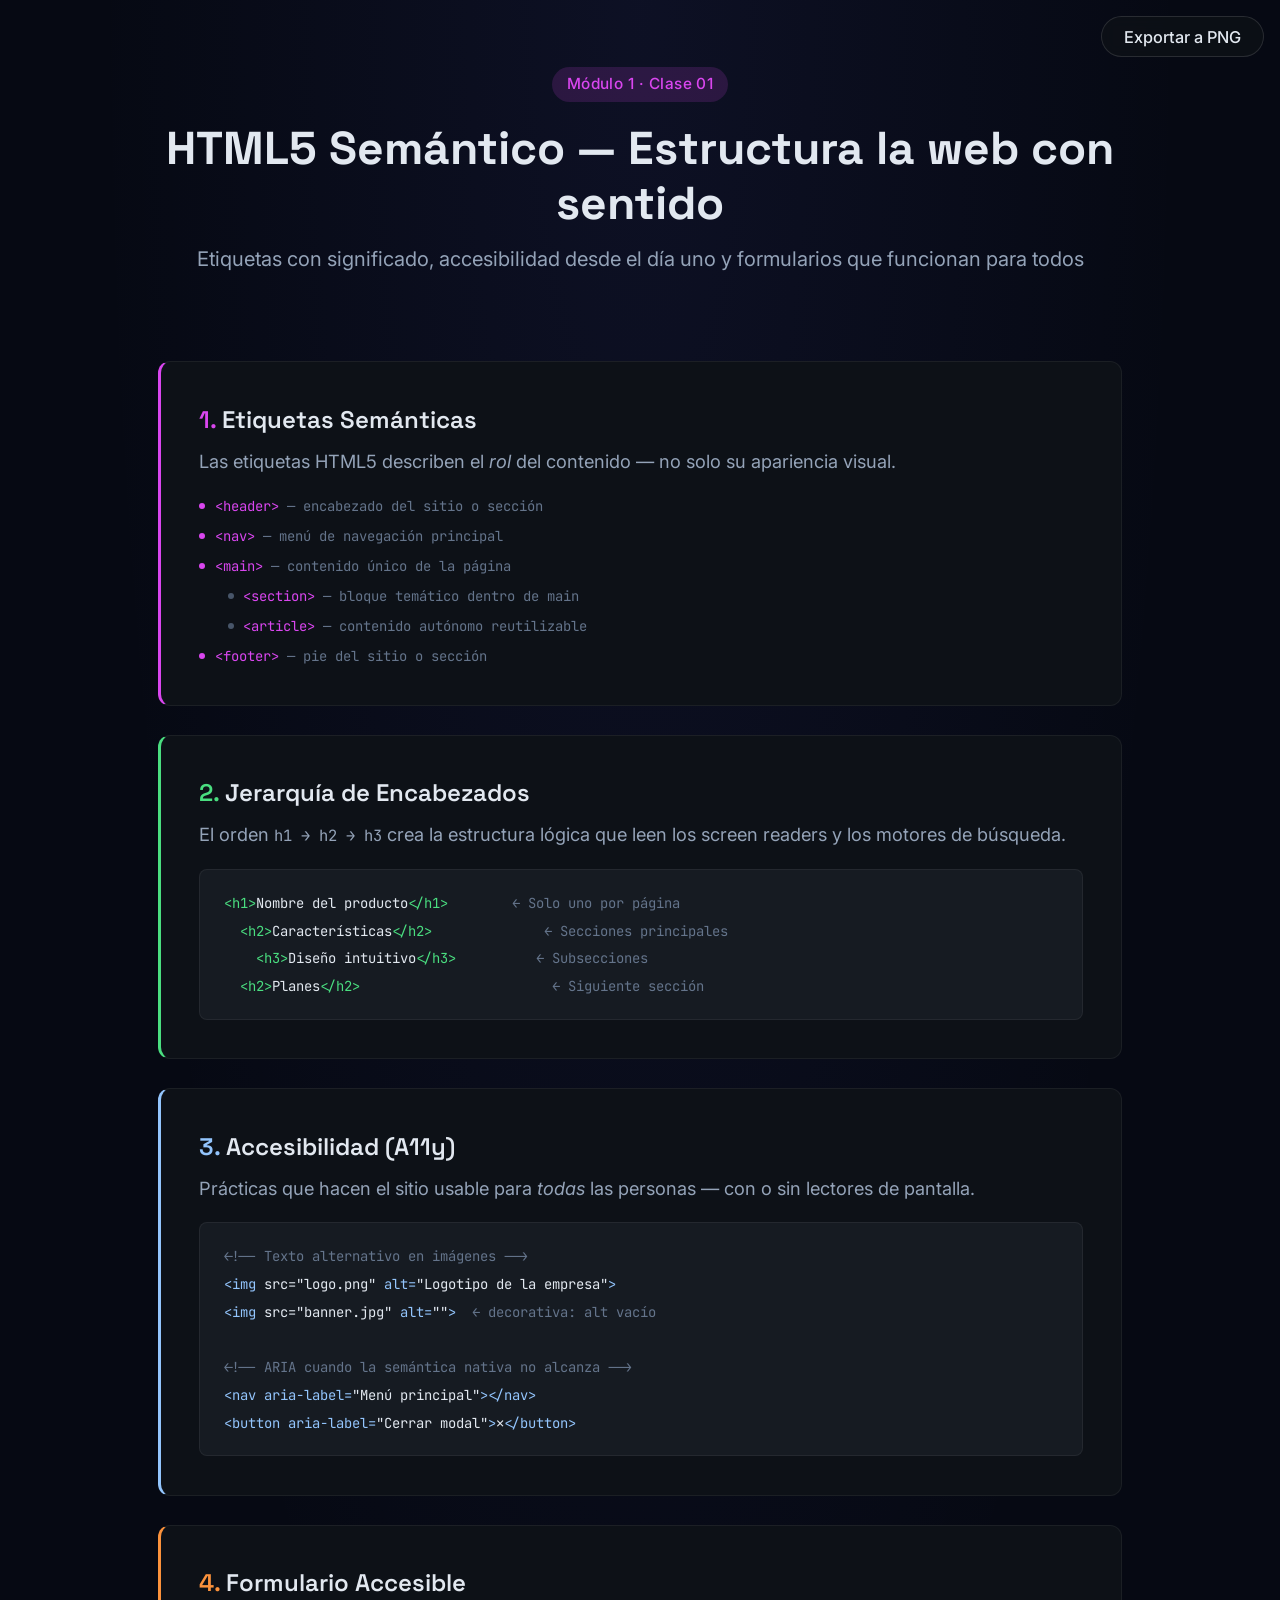
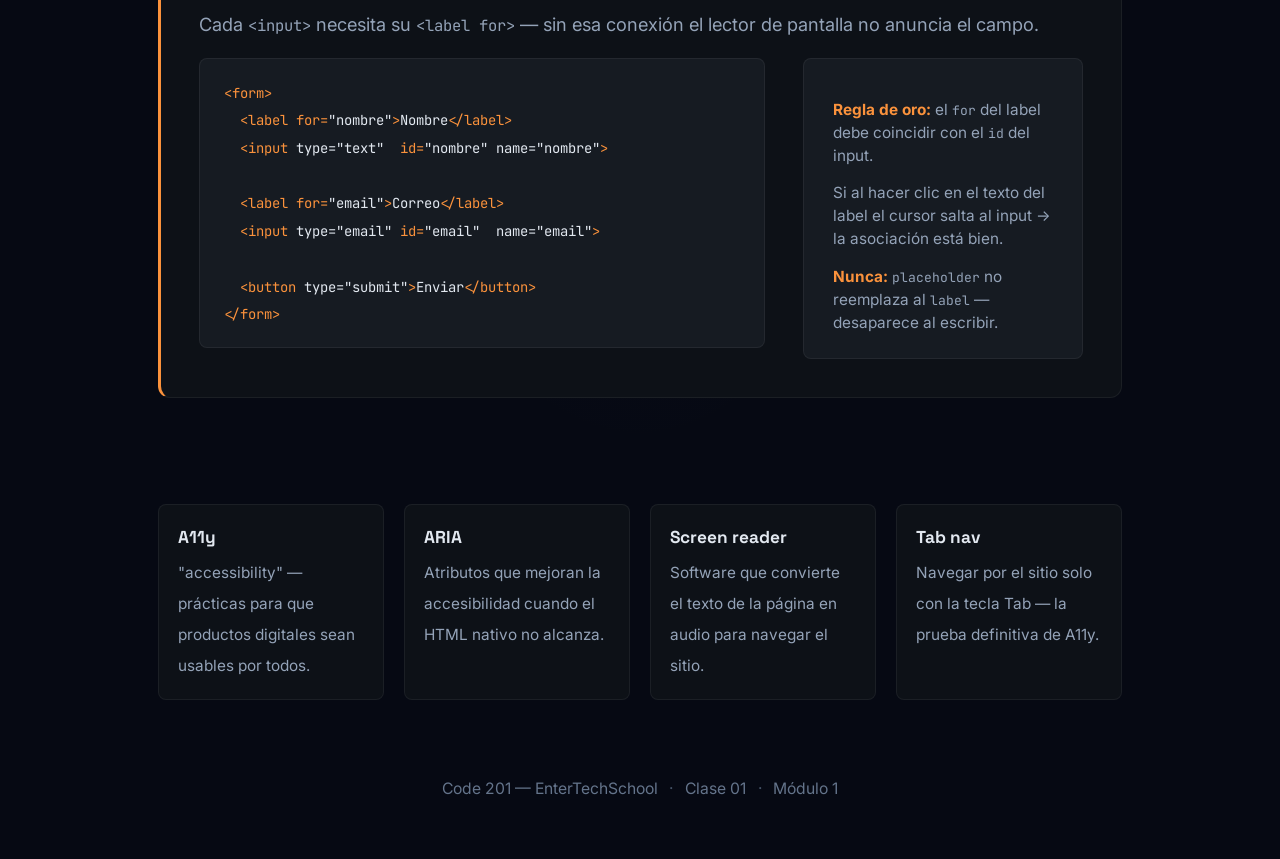
<file: code201/class-01/infographic/index.html>
<!DOCTYPE html>
<html lang="es">
<head>
  <meta charset="UTF-8">
  <meta name="viewport" content="width=device-width, initial-scale=1.0">
  <title>HTML5 Semántico — Estructura la web con sentido</title>
  <link rel="preconnect" href="https://fonts.googleapis.com">
  <link rel="preconnect" href="https://fonts.gstatic.com" crossorigin>
  <link href="https://fonts.googleapis.com/css2?family=Space+Grotesk:wght@400;500;600;700&family=Inter:wght@400;500;600&family=JetBrains+Mono:wght@400;500&display=swap" rel="stylesheet">
  <style>
    *, *::before, *::after { margin: 0; padding: 0; box-sizing: border-box; }

    html { font-size: 19.2px; }
    body {
      width: 1080px;
      margin: 0 auto;
      background: #060913;
      background-image: radial-gradient(ellipse at 50% 0%, rgba(99, 102, 241, 0.08) 0%, transparent 60%);
      color: #e2e8f0;
      font-family: 'Inter', sans-serif;
      line-height: 1.6;
    }

    h1, h2, h3 { font-family: 'Space Grotesk', sans-serif; }
    code, pre { font-family: 'JetBrains Mono', monospace; font-size: 0.85em; }
    pre {
      background: #161b22;
      border: 1px solid rgba(255, 255, 255, 0.06);
      border-radius: 8px;
      padding: 1rem 1.25rem;
      overflow-x: auto;
      line-height: 1.7;
    }

    section { padding: 2rem 3rem; }

    .hero {
      text-align: center;
      padding: 3.5rem 3rem 2.5rem;
    }
    .hero .badge {
      display: inline-block;
      background: rgba(217, 70, 239, 0.15);
      color: #d946ef;
      padding: 0.25rem 0.75rem;
      border-radius: 999px;
      font-size: 0.8rem;
      font-weight: 500;
      margin-bottom: 1rem;
      letter-spacing: 0.03em;
    }
    .hero h1 {
      font-size: 2.4rem;
      font-weight: 700;
      line-height: 1.2;
      margin-bottom: 0.6rem;
    }
    .hero .subtitle {
      font-size: 1.05rem;
      color: #94a3b8;
    }

    .card {
      background: #0d1117;
      border: 1px solid rgba(255, 255, 255, 0.06);
      border-radius: 12px;
      padding: 2rem;
      margin-bottom: 1.5rem;
    }
    .card h3 {
      font-size: 1.25rem;
      font-weight: 600;
      margin-bottom: 0.4rem;
    }
    .card .desc {
      color: #94a3b8;
      font-size: 0.95rem;
      margin-bottom: 1rem;
    }

    .accent-purple { border-left: 3px solid #d946ef; }
    .accent-green  { border-left: 3px solid #4ade80; }
    .accent-blue   { border-left: 3px solid #93c5fd; }
    .accent-orange { border-left: 3px solid #fb923c; }

    .tag-purple { color: #d946ef; }
    .tag-green  { color: #4ade80; }
    .tag-blue   { color: #93c5fd; }
    .tag-orange { color: #fb923c; }
    .tag-muted  { color: #64748b; }

    /* Estructura visual del árbol semántico */
    .tree {
      display: flex;
      flex-direction: column;
      gap: 0.4rem;
      font-family: 'JetBrains Mono', monospace;
      font-size: 0.85em;
    }
    .tree-row {
      display: flex;
      align-items: center;
      gap: 0.5rem;
    }
    .tree-indent-1 { margin-left: 1.5rem; }
    .tree-indent-2 { margin-left: 3rem; }
    .tree-dot {
      width: 6px;
      height: 6px;
      border-radius: 50%;
      flex-shrink: 0;
    }
    .dot-purple { background: #d946ef; }
    .dot-green  { background: #4ade80; }
    .dot-blue   { background: #93c5fd; }
    .dot-orange { background: #fb923c; }
    .dot-muted  { background: #475569; }

    /* Split layout para formulario */
    .form-split {
      display: flex;
      gap: 2rem;
      align-items: flex-start;
    }
    .form-split .col-left { flex: 1; }
    .form-split .col-right {
      flex: 0 0 auto;
      width: 280px;
      background: #161b22;
      border: 1px solid rgba(255,255,255,0.06);
      border-radius: 8px;
      padding: 1.25rem 1.5rem;
    }
    .form-split .col-right p {
      font-size: 0.8rem;
      color: #94a3b8;
      margin-top: 0.75rem;
      line-height: 1.5;
    }
    .form-split .col-right p strong {
      color: #fb923c;
    }

    /* Pill tag */
    .pill {
      display: inline-block;
      background: rgba(255,255,255,0.05);
      border: 1px solid rgba(255,255,255,0.08);
      border-radius: 6px;
      padding: 0.15rem 0.55rem;
      font-family: 'JetBrains Mono', monospace;
      font-size: 0.78em;
      color: #94a3b8;
      margin: 0.15rem;
    }

    /* Glosario */
    .glossary {
      display: grid;
      grid-template-columns: repeat(4, 1fr);
      gap: 1rem;
    }
    .glossary .term {
      background: #0d1117;
      border: 1px solid rgba(255, 255, 255, 0.06);
      border-radius: 8px;
      padding: 1rem;
    }
    .glossary .term strong {
      display: block;
      font-family: 'Space Grotesk', sans-serif;
      font-size: 0.9rem;
      margin-bottom: 0.25rem;
      color: #e2e8f0;
    }
    .glossary .term span {
      color: #94a3b8;
      font-size: 0.8rem;
      line-height: 1.4;
    }

    .footer {
      text-align: center;
      padding: 2rem 3rem 3rem;
      color: #64748b;
      font-size: 0.82rem;
    }
    .footer span {
      color: #475569;
      margin: 0 0.4rem;
    }
  </style>
</head>
<body>

  <!-- HERO -->
  <section class="hero">
    <div class="badge">Módulo 1 · Clase 01</div>
    <h1>HTML5 Semántico — Estructura la web con sentido</h1>
    <p class="subtitle">Etiquetas con significado, accesibilidad desde el día uno y formularios que funcionan para todos</p>
  </section>

  <!-- BLOQUES -->
  <section>

    <!-- 1: Etiquetas Semánticas -->
    <div class="card accent-purple">
      <h3><span class="tag-purple">1.</span> Etiquetas Semánticas</h3>
      <p class="desc">Las etiquetas HTML5 describen el <em>rol</em> del contenido — no solo su apariencia visual.</p>
      <div class="tree">
        <div class="tree-row">
          <span class="tree-dot dot-purple"></span>
          <code><span class="tag-purple">&lt;header&gt;</span> <span class="tag-muted">— encabezado del sitio o sección</span></code>
        </div>
        <div class="tree-row">
          <span class="tree-dot dot-purple"></span>
          <code><span class="tag-purple">&lt;nav&gt;</span>    <span class="tag-muted">— menú de navegación principal</span></code>
        </div>
        <div class="tree-row">
          <span class="tree-dot dot-purple"></span>
          <code><span class="tag-purple">&lt;main&gt;</span>   <span class="tag-muted">— contenido único de la página</span></code>
        </div>
        <div class="tree-row tree-indent-1">
          <span class="tree-dot dot-muted"></span>
          <code><span class="tag-purple">&lt;section&gt;</span> <span class="tag-muted">— bloque temático dentro de main</span></code>
        </div>
        <div class="tree-row tree-indent-1">
          <span class="tree-dot dot-muted"></span>
          <code><span class="tag-purple">&lt;article&gt;</span> <span class="tag-muted">— contenido autónomo reutilizable</span></code>
        </div>
        <div class="tree-row">
          <span class="tree-dot dot-purple"></span>
          <code><span class="tag-purple">&lt;footer&gt;</span>  <span class="tag-muted">— pie del sitio o sección</span></code>
        </div>
      </div>
    </div>

    <!-- 2: Jerarquía de Encabezados -->
    <div class="card accent-green">
      <h3><span class="tag-green">2.</span> Jerarquía de Encabezados</h3>
      <p class="desc">El orden <code>h1 → h2 → h3</code> crea la estructura lógica que leen los screen readers y los motores de búsqueda.</p>
      <pre><code><span class="tag-green">&lt;h1&gt;</span>Nombre del producto<span class="tag-green">&lt;/h1&gt;</span>        <span class="tag-muted">← Solo uno por página</span>
  <span class="tag-green">&lt;h2&gt;</span>Características<span class="tag-green">&lt;/h2&gt;</span>              <span class="tag-muted">← Secciones principales</span>
    <span class="tag-green">&lt;h3&gt;</span>Diseño intuitivo<span class="tag-green">&lt;/h3&gt;</span>          <span class="tag-muted">← Subsecciones</span>
  <span class="tag-green">&lt;h2&gt;</span>Planes<span class="tag-green">&lt;/h2&gt;</span>                        <span class="tag-muted">← Siguiente sección</span></code></pre>
    </div>

    <!-- 3: Accesibilidad A11y -->
    <div class="card accent-blue">
      <h3><span class="tag-blue">3.</span> Accesibilidad (A11y)</h3>
      <p class="desc">Prácticas que hacen el sitio usable para <em>todas</em> las personas — con o sin lectores de pantalla.</p>
      <pre><code><span class="tag-muted">&lt;!-- Texto alternativo en imágenes --&gt;</span>
<span class="tag-blue">&lt;img</span> src="logo.png" <span class="tag-blue">alt=</span>"Logotipo de la empresa"<span class="tag-blue">&gt;</span>
<span class="tag-blue">&lt;img</span> src="banner.jpg" <span class="tag-blue">alt=</span>""<span class="tag-blue">&gt;</span>  <span class="tag-muted">← decorativa: alt vacío</span>

<span class="tag-muted">&lt;!-- ARIA cuando la semántica nativa no alcanza --&gt;</span>
<span class="tag-blue">&lt;nav</span> <span class="tag-blue">aria-label=</span>"Menú principal"<span class="tag-blue">&gt;&lt;/nav&gt;</span>
<span class="tag-blue">&lt;button</span> <span class="tag-blue">aria-label=</span>"Cerrar modal"<span class="tag-blue">&gt;</span>✕<span class="tag-blue">&lt;/button&gt;</span></code></pre>
    </div>

    <!-- 4: Formulario Accesible -->
    <div class="card accent-orange">
      <h3><span class="tag-orange">4.</span> Formulario Accesible</h3>
      <p class="desc">Cada <code>&lt;input&gt;</code> necesita su <code>&lt;label for&gt;</code> — sin esa conexión el lector de pantalla no anuncia el campo.</p>
      <div class="form-split">
        <div class="col-left">
          <pre><code><span class="tag-orange">&lt;form&gt;</span>
  <span class="tag-orange">&lt;label</span> <span class="tag-orange">for=</span>"nombre"<span class="tag-orange">&gt;</span>Nombre<span class="tag-orange">&lt;/label&gt;</span>
  <span class="tag-orange">&lt;input</span> type="text"  <span class="tag-orange">id=</span>"nombre" name="nombre"<span class="tag-orange">&gt;</span>

  <span class="tag-orange">&lt;label</span> <span class="tag-orange">for=</span>"email"<span class="tag-orange">&gt;</span>Correo<span class="tag-orange">&lt;/label&gt;</span>
  <span class="tag-orange">&lt;input</span> type="email" <span class="tag-orange">id=</span>"email"  name="email"<span class="tag-orange">&gt;</span>

  <span class="tag-orange">&lt;button</span> type="submit"<span class="tag-orange">&gt;</span>Enviar<span class="tag-orange">&lt;/button&gt;</span>
<span class="tag-orange">&lt;/form&gt;</span></code></pre>
        </div>
        <div class="col-right">
          <p><strong>Regla de oro:</strong> el <code>for</code> del label debe coincidir con el <code>id</code> del input.</p>
          <p>Si al hacer clic en el texto del label el cursor salta al input → la asociación está bien.</p>
          <p><strong>Nunca:</strong> <code>placeholder</code> no reemplaza al <code>label</code> — desaparece al escribir.</p>
        </div>
      </div>
    </div>

  </section>

  <!-- GLOSARIO -->
  <section>
    <div class="glossary">
      <div class="term">
        <strong>A11y</strong>
        <span>"accessibility" — prácticas para que productos digitales sean usables por todos.</span>
      </div>
      <div class="term">
        <strong>ARIA</strong>
        <span>Atributos que mejoran la accesibilidad cuando el HTML nativo no alcanza.</span>
      </div>
      <div class="term">
        <strong>Screen reader</strong>
        <span>Software que convierte el texto de la página en audio para navegar el sitio.</span>
      </div>
      <div class="term">
        <strong>Tab nav</strong>
        <span>Navegar por el sitio solo con la tecla Tab — la prueba definitiva de A11y.</span>
      </div>
    </div>
  </section>

  <!-- FOOTER -->
  <section class="footer">
    Code 201 — EnterTechSchool <span>·</span> Clase 01 <span>·</span> Módulo 1
  </section>

  <!-- EXPORT PNG -->
  <button id="export-btn" style="position:fixed;top:16px;right:16px;z-index:1000;background:rgba(13,17,23,0.85);color:#e2e8f0;border:1px solid rgba(255,255,255,0.12);padding:0.5rem 1.15rem;border-radius:999px;font-family:'Inter',sans-serif;font-size:0.85rem;font-weight:500;cursor:pointer;backdrop-filter:blur(8px);-webkit-backdrop-filter:blur(8px);transition:opacity 0.2s">
    Exportar a PNG
  </button>

  <script>
  (function(){
    var btn = document.getElementById('export-btn');
    var originalText = btn.textContent;

    btn.addEventListener('click', function(){
      btn.disabled = true;
      btn.textContent = 'Exportando...';

      var script = document.createElement('script');
      script.src = 'https://cdnjs.cloudflare.com/ajax/libs/html2canvas/1.4.1/html2canvas.min.js';
      script.onload = function(){
        btn.style.display = 'none';
        document.fonts.ready.then(function(){
          html2canvas(document.body, { scale: 3, useCORS: true, windowWidth: 1080 }).then(function(canvas){
            var link = document.createElement('a');
            var title = document.title
              .toLowerCase()
              .normalize('NFD').replace(/[̀-ͯ]/g, '')
              .replace(/[^a-z0-9]+/g, '-')
              .replace(/^-|-$/g, '');
            link.download = 'clase-01-' + title + '.png';
            link.href = canvas.toDataURL('image/png');
            link.click();
            btn.style.display = '';
            btn.disabled = false;
            btn.textContent = originalText;
          }).catch(function(){
            btn.style.display = '';
            btn.disabled = false;
            btn.textContent = 'Error — Intenta de nuevo';
            setTimeout(function(){ btn.textContent = originalText; }, 2000);
          });
        });
      };
      script.onerror = function(){
        btn.disabled = false;
        btn.textContent = 'Error — Intenta de nuevo';
        setTimeout(function(){ btn.textContent = originalText; }, 2000);
      };
      document.head.appendChild(script);
    });
  })();
  </script>

</body>
</html>
</file>
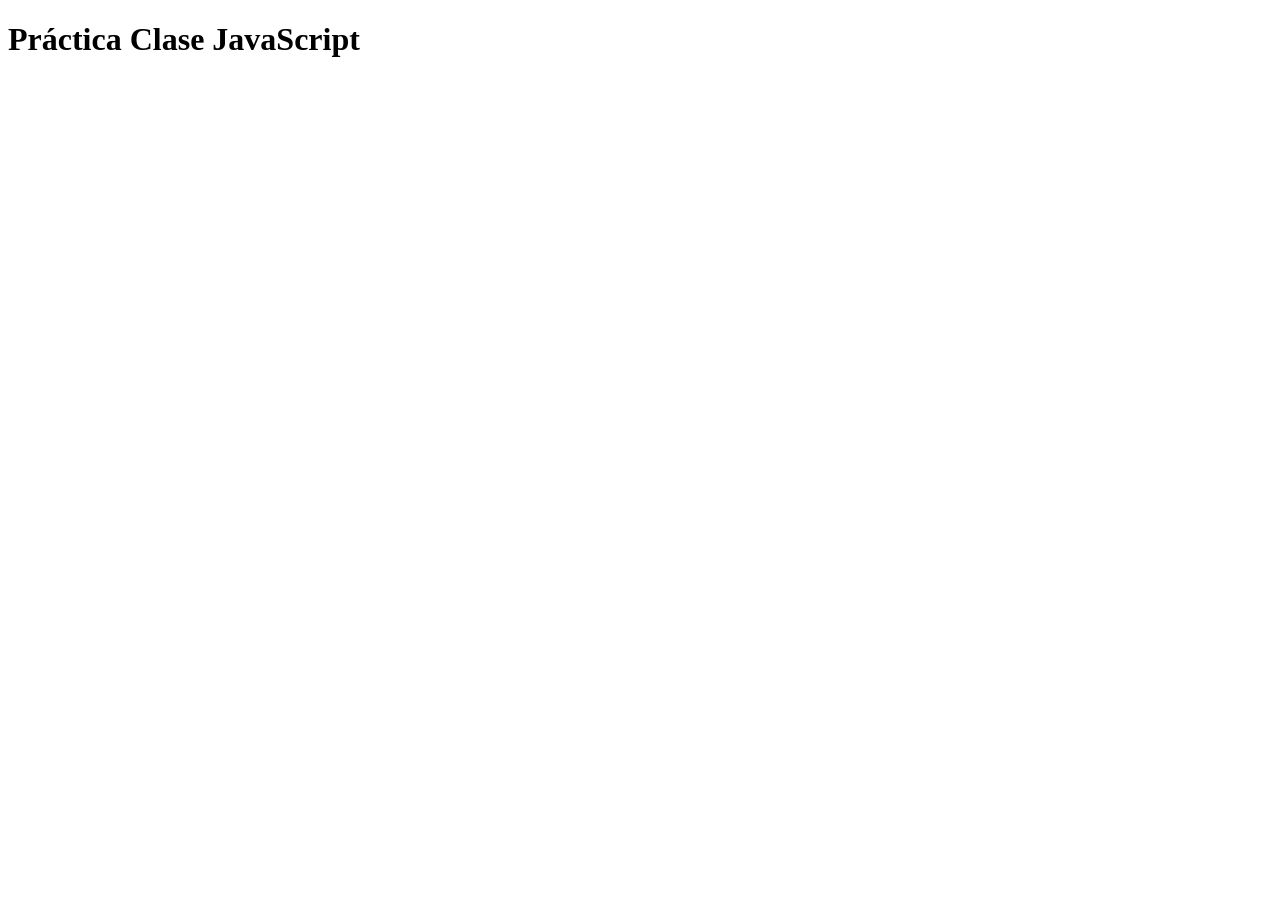
<file: mi-sistema/code101-archivado/practica_clase09/index.html>
<!doctype html>
<html lang="es">
  <head>
    <meta charset="UTF-8" />
    <meta name="viewport" content="width=device-width, initial-scale=1.0" />
    <title>Práctica Clase 09 — JS Fundamentals</title>
    
  </head>
  <body>
    
    <h1 id="titulo">Práctica Clase JavaScript</h1>
    <p id="resultado"></p>

    <!--
      INSTRUCTOR: Solo hay UN script activo a la vez.
      Para cambiar de ejemplo, comenta el activo y descomenta el siguiente.
    -->



    <script src="script.js"></script>
  </body>
</html>
</file>
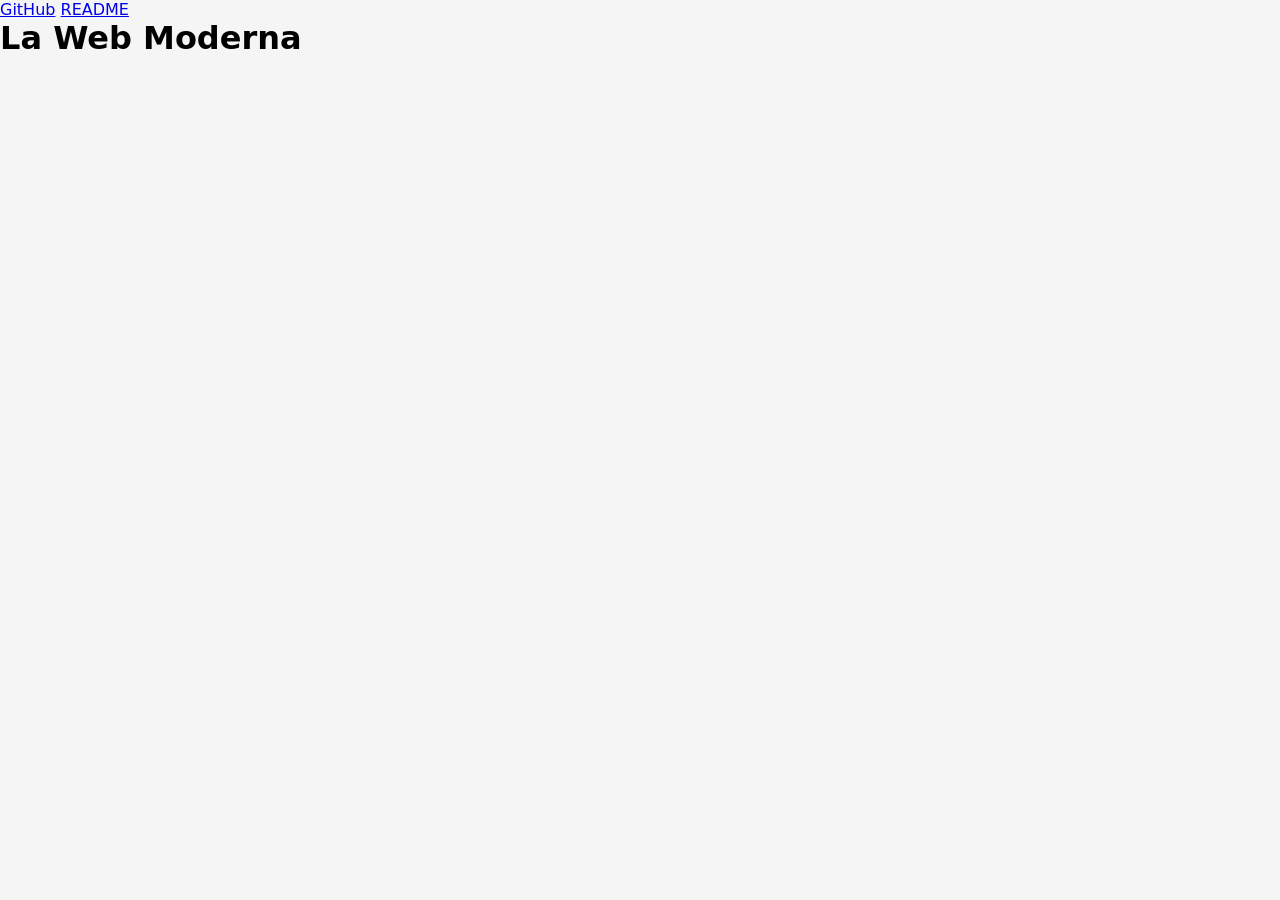
<file: code201/class-01/facilitator/demo/web-moderna-01/index.html>
<!DOCTYPE html>
<html lang="es">
    <head>
        <meta charset="UTF-8">
        <meta name="viewport" content="width=device-width, initial-scale=1.0">
        <title>La Web Moderna</title>
        <link rel="stylesheet" href="./styles.css">
    </head>
    <body>
        <nav>
            <a href="https://github.com">GitHub</a>
            <a href="./README.md">README</a>
        </nav>
        <main>
            <h1>La Web Moderna</h1>
        </main>
    </body>
</html>
</file>
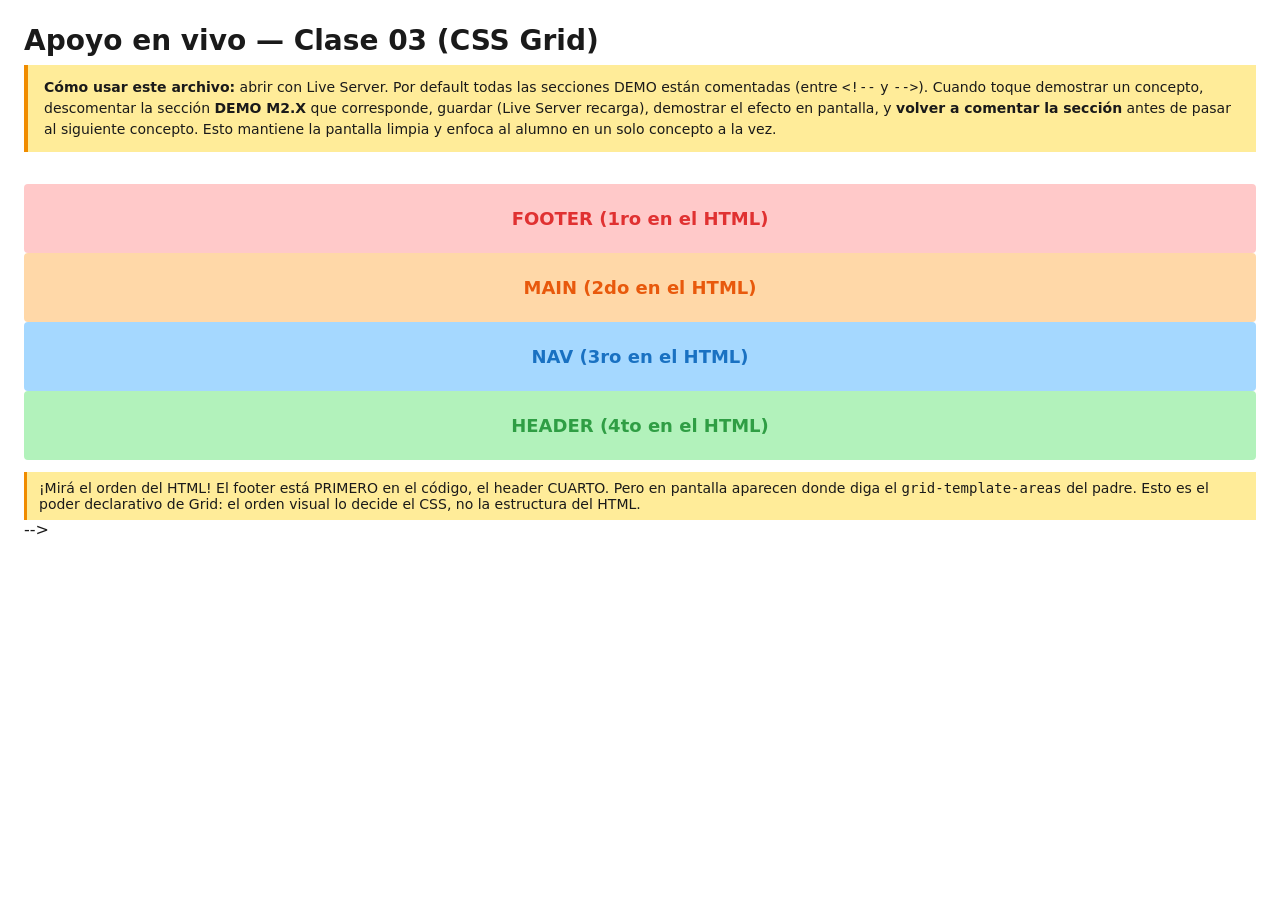
<file: mi-sistema/clase-03/apoyo-clase03.html>
<!DOCTYPE html>
<html lang="es">
<head>
  <meta charset="UTF-8">
  <meta name="viewport" content="width=device-width, initial-scale=1.0">
  <title>Apoyo en vivo — Clase 03 (CSS Grid)</title>
  <style>
    /* ==================================================
       CSS MÍNIMO — solo para que los demos se vean legibles.
       NO confundir con el reset universal del proyecto víctima.
       ================================================== */
    * { margin: 0; padding: 0; box-sizing: border-box; }
    body {
      font-family: system-ui, sans-serif;
      padding: 24px;
      background: #fff;
      color: #1a1a1a;
    }
    h1 {
      font-size: 28px;
      margin-bottom: 8px;
    }
    .intro {
      background: #ffec99;
      padding: 12px 16px;
      border-left: 4px solid #f08c00;
      margin-bottom: 32px;
      font-size: 14px;
      line-height: 1.5;
    }
    .demo-section {
      margin-bottom: 48px;
    }
    .section-title {
      background: #1971c2;
      color: #fff;
      padding: 8px 16px;
      font-size: 18px;
      margin-bottom: 12px;
    }
    .demo-note {
      background: #ffec99;
      padding: 8px 12px;
      border-left: 3px solid #f08c00;
      font-size: 14px;
      margin-top: 12px;
    }

    /* ==================================================
       Estilos compartidos para todos los demos:
       contenedor con borde punteado + cajas-ítems numeradas con colores funcionales.
       ================================================== */
    .demo-container {
      border: 2px dashed #1e1e1e;
      padding: 12px;
      background: #f8f9fa;
    }
    .demo-item {
      padding: 24px;
      text-align: center;
      font-weight: 700;
      font-size: 18px;
      border-radius: 4px;
    }
    /* Paleta canónica del bootcamp — coincide con la del SKILL excalidraw-system §3 */
    .item-1 { background: #b2f2bb; color: #2f9e44; }   /* verde */
    .item-2 { background: #ffd8a8; color: #e8590c; }   /* naranja */
    .item-3 { background: #a5d8ff; color: #1971c2; }   /* azul */
    .item-4 { background: #ffc9c9; color: #e03131; }   /* rojo */
    .item-5 { background: #d0bfff; color: #6741d9; }   /* lila */
    .item-6 { background: #ffec99; color: #e8590c; }   /* amarillo */
  </style>
</head>
<body>

  <h1>Apoyo en vivo — Clase 03 (CSS Grid)</h1>

  <div class="intro">
    <strong>Cómo usar este archivo:</strong> abrir con Live Server. Por default todas las secciones DEMO están comentadas
    (entre <code>&lt;!--</code> y <code>--&gt;</code>). Cuando toque demostrar un concepto, descomentar la sección
    <strong>DEMO M2.X</strong> que corresponde, guardar (Live Server recarga), demostrar el efecto en pantalla, y
    <strong>volver a comentar la sección</strong> antes de pasar al siguiente concepto. Esto mantiene la pantalla limpia
    y enfoca al alumno en un solo concepto a la vez.
  </div>


  <!-- ============================================ -->
  <!-- DEMO M2.4 — display: grid (comportamiento por default) -->
  <!-- ============================================
       Contexto: sub-punto 2.2 del guion. Mostrar que con solo `display: grid`
       (sin grid-template-columns), los hijos quedan en 1 columna por default —
       perfecto para móvil. Abrir DevTools, inspeccionar el contenedor, click en
       el badge "grid" para ver las líneas de la grilla en pantalla.

       Descomentar la siguiente sección:
  -->

  <!--
  <section class="demo-section">
    <h2 class="section-title">M2.3 — display: grid (1 columna por default)</h2>

    <div class="demo-container" style="display: grid;">
      <div class="demo-item item-1">Item 1</div>
      <div class="demo-item item-2">Item 2</div>
      <div class="demo-item item-3">Item 3</div>
    </div>

    <p class="demo-note">
      Solo `display: grid`. Sin `grid-template-columns`. Los 3 hijos quedan apilados en 1 columna por default —
      perfecto para móvil. Abrir DevTools y click en el badge "grid" para ver las líneas.
    </p>
  </section>
  -->


  <!-- ============================================ -->
  <!-- DEMO M2.5 — gap en Grid -->
  <!-- ============================================
       Contexto: sub-punto 2.3 del guion. Mostrar cómo `gap` separa filas Y columnas
       sin necesidad de `margin` en los hijos. Cambiar gap entre 0, 8px, 24px en vivo.
       Demostrar también que acepta dos valores: gap: 8px 32px (filas 8, cols 32).

       Descomentar la siguiente sección:
  -->

  <!--
  <section class="demo-section">
    <h2 class="section-title">M2.4 — gap en Grid (separar celdas sin margin)</h2>

    <div class="demo-container" style="display: grid; grid-template-columns: 1fr 1fr 1fr; gap: 24px;">
      <div class="demo-item item-1">Item 1</div>
      <div class="demo-item item-2">Item 2</div>
      <div class="demo-item item-3">Item 3</div>
      <div class="demo-item item-4">Item 4</div>
      <div class="demo-item item-5">Item 5</div>
      <div class="demo-item item-6">Item 6</div>
    </div>

    <p class="demo-note">
      Cambiar `gap: 24px` entre 0, 8px, 24px en vivo. Después probar `gap: 8px 32px` (filas 8, columnas 32).
      Sin margin en ningún hijo — el espacio lo decide el contenedor.
    </p>
  </section>
  -->


  <!-- ============================================ -->
  <!-- DEMO M2.6 — grid-template-columns (declarar columnas explícitas) -->
  <!-- ============================================
       Contexto: sub-punto 2.4 del guion. Mostrar 3 estados en vivo:
         1. grid-template-columns: 1fr 1fr 1fr   → 3 columnas iguales
         2. grid-template-columns: 200px 1fr 1fr → primera fija, dos comparten el resto
         3. grid-template-columns: 2fr 1fr       → 2 columnas en proporción 2:1
            (la 3ra caja baja a una fila implícita nueva)

       Descomentar la siguiente sección:
  -->

  <!--
  <section class="demo-section">
    <h2 class="section-title">M2.5 — grid-template-columns (3 columnas iguales)</h2>

    <div class="demo-container" style="display: grid; grid-template-columns: 1fr 1fr 1fr; gap: 16px;">
      <div class="demo-item item-1">Item 1</div>
      <div class="demo-item item-2">Item 2</div>
      <div class="demo-item item-3">Item 3</div>
    </div>

    <p class="demo-note">
      Estado inicial: `1fr 1fr 1fr` → 3 columnas iguales. Cambiar en vivo a `200px 1fr 1fr` y después a `2fr 1fr`
      para ver cómo cambia la distribución. La cantidad de columnas la decide cuántos valores le pasen.
    </p>
  </section>
  -->


  <!-- ============================================ -->
  <!-- DEMO M2.7 — Unidad fr (fracción del espacio) -->
  <!-- ============================================
       Contexto: sub-punto 2.5 del guion. Tres ejemplos lado a lado mostrando
       distintas combinaciones con `fr`. Después demostrar el problema de los
       porcentajes: cambiar `1fr 1fr` por `50% 50%` con `gap: 16px` y mostrar
       que la segunda columna desborda (porque 50+50+gap > 100%). Volver a `1fr 1fr`:
       ya no desborda. `fr` siempre se reparte lo que queda libre.

       Descomentar la siguiente sección:
  -->

  <!--
  <section class="demo-section">
    <h2 class="section-title">M2.6 — Unidad fr (proporciones del espacio disponible)</h2>

    <p style="margin-bottom: 8px; font-weight: 600;">1fr 1fr — dos iguales (mitad y mitad)</p>
    <div class="demo-container" style="display: grid; grid-template-columns: 1fr 1fr; gap: 16px; margin-bottom: 16px;">
      <div class="demo-item item-1">Item 1</div>
      <div class="demo-item item-2">Item 2</div>
    </div>

    <p style="margin-bottom: 8px; font-weight: 600;">2fr 1fr — primera el doble de la segunda</p>
    <div class="demo-container" style="display: grid; grid-template-columns: 2fr 1fr; gap: 16px; margin-bottom: 16px;">
      <div class="demo-item item-1">Item 1 (2fr)</div>
      <div class="demo-item item-2">Item 2 (1fr)</div>
    </div>

    <p style="margin-bottom: 8px; font-weight: 600;">200px 1fr — primera fija, segunda toma el resto</p>
    <div class="demo-container" style="display: grid; grid-template-columns: 200px 1fr; gap: 16px;">
      <div class="demo-item item-1">Item 1 (200px)</div>
      <div class="demo-item item-2">Item 2 (1fr)</div>
    </div>

    <p class="demo-note">
      Cambiar `2fr 1fr` a `3fr 1fr` en vivo (la primera caja crece a 3/4 del ancho).
      Después, en el primer demo, cambiar `1fr 1fr` por `50% 50%` y mostrar que con gap desborda — `fr` nunca desborda
      porque se reparte solo lo que queda libre después de los gaps y los valores fijos.
    </p>
  </section>
  -->


  <!-- ============================================ -->
  <!-- DEMO M2.7 — repeat() (azúcar sintáctica) -->
  <!-- ============================================
       Contexto: sub-punto 2.6 del guion. Dos contenedores idénticos lado a lado:
       uno usando la forma larga (`1fr 1fr 1fr 1fr`) y otro usando `repeat(4, 1fr)`.
       Se ven exactamente igual — son sintácticamente equivalentes. Después
       extender ambos a 8 columnas para mostrar que la forma larga se hace ilegible.

       Descomentar la siguiente sección:
  -->

  <!--
  <section class="demo-section">
    <h2 class="section-title">M2.7 — repeat() (azúcar sintáctica)</h2>

    <p style="margin-bottom: 8px; font-weight: 600;">Forma larga: grid-template-columns: 1fr 1fr 1fr 1fr</p>
    <div class="demo-container" style="display: grid; grid-template-columns: 1fr 1fr 1fr 1fr; gap: 12px; margin-bottom: 16px;">
      <div class="demo-item item-1">1</div>
      <div class="demo-item item-2">2</div>
      <div class="demo-item item-3">3</div>
      <div class="demo-item item-4">4</div>
    </div>

    <p style="margin-bottom: 8px; font-weight: 600;">Atajo: grid-template-columns: repeat(4, 1fr)</p>
    <div class="demo-container" style="display: grid; grid-template-columns: repeat(4, 1fr); gap: 12px;">
      <div class="demo-item item-1">1</div>
      <div class="demo-item item-2">2</div>
      <div class="demo-item item-3">3</div>
      <div class="demo-item item-4">4</div>
    </div>

    <p class="demo-note">
      Mismo resultado visual. `repeat(N, valor)` es azúcar sintáctica — forma corta del mismo código.
      Para probar el caso extremo: extender ambos contenedores a 8 columnas (`1fr 1fr 1fr 1fr 1fr 1fr 1fr 1fr` vs `repeat(8, 1fr)`)
      y mostrar la diferencia de legibilidad.
    </p>
  </section>
  -->


  <!-- ============================================ -->
  <!-- DEMO M3.2 — auto-fit (cuántas columnas caben) -->
  <!-- ============================================
       Contexto: sub-punto 3.2 del guion. Mostrar cómo `auto-fit` decide solo cuántas
       columnas de 200px caben. Achicar la ventana lentamente para ver el número de
       columnas bajar (6 → 5 → 4 → 3 → 2 → 1). El punto clave: el SOBRANTE queda como
       espacio vacío al final de la fila — las cajas no se estiran. Eso motiva minmax
       en el siguiente sub-punto.

       Descomentar la siguiente sección:
  -->

  <!--
  <section class="demo-section">
    <h2 class="section-title">M3.2 — auto-fit (sin minmax, columnas rígidas)</h2>

    <div class="demo-container" style="display: grid; grid-template-columns: repeat(auto-fit, 200px); gap: 12px;">
      <div class="demo-item item-1">1</div>
      <div class="demo-item item-2">2</div>
      <div class="demo-item item-3">3</div>
      <div class="demo-item item-4">4</div>
      <div class="demo-item item-5">5</div>
      <div class="demo-item item-6">6</div>
    </div>

    <p class="demo-note">
      `repeat(auto-fit, 200px)`. Achicar la ventana: las columnas bajan automáticamente (6 → 5 → 4 → 3 → 2 → 1).
      PERO el sobrante queda como espacio vacío al final — las cajas son rígidas de 200px. Para que se estiren al
      ancho disponible necesitamos minmax (siguiente sub-punto).
    </p>
  </section>
  -->


  <!-- ============================================ -->
  <!-- DEMO M3.3 — minmax(min, max) — rango de tamaño -->
  <!-- ============================================
       Contexto: sub-punto 3.3 del guion. Mostrar cómo `minmax` define un rango para
       una columna. Caso 1: `minmax(150px, 1fr)` — se estira al ancho disponible pero
       nunca baja de 150px. Caso 2: `minmax(100px, 300px)` — rango cerrado, nunca pasa
       de 300px aunque sobre espacio.

       Descomentar la siguiente sección:
  -->

  <!--
  <section class="demo-section">
    <h2 class="section-title">M3.3 — minmax(150px, 1fr) — rango con tope flexible</h2>

    <p style="margin-bottom: 8px; font-weight: 600;">minmax(150px, 1fr) — mínimo 150px, máximo 1fr (todo el ancho)</p>
    <div class="demo-container" style="display: grid; grid-template-columns: minmax(150px, 1fr); margin-bottom: 16px;">
      <div class="demo-item item-1">Una sola columna que se estira</div>
    </div>

    <p style="margin-bottom: 8px; font-weight: 600;">minmax(100px, 300px) — rango cerrado, nunca pasa de 300px</p>
    <div class="demo-container" style="display: grid; grid-template-columns: minmax(100px, 300px);">
      <div class="demo-item item-2">Tope máximo de 300px aunque sobre espacio</div>
    </div>

    <p class="demo-note">
      Achicar la ventana para ver el comportamiento. En el primero, la columna se estira al ancho disponible
      hasta llegar a 150px mínimo. En el segundo, la columna nunca pasa de 300px aunque sobre espacio.
      `minmax(<min>, 1fr)` es la combinación que vamos a usar con auto-fit.
    </p>
  </section>
  -->


  <!-- ============================================ -->
  <!-- DEMO M3.4 — repeat(auto-fit, minmax(...)) — el patrón canónico -->
  <!-- ============================================
       Contexto: sub-punto 3.4 del guion. Mostrar la combinación canónica:
       `repeat(auto-fit, minmax(150px, 1fr))`. 6 cajas que se reorganizan en
       6 → 5 → 4 → 3 → 2 → 1 columnas al achicar el ancho, SIN media queries.
       Las cajas siempre llenan el ancho disponible (gracias a 1fr).

       Descomentar la siguiente sección:
  -->

  <!--
  <section class="demo-section">
    <h2 class="section-title">M3.4 — repeat(auto-fit, minmax(150px, 1fr)) — la combinación canónica</h2>

    <div class="demo-container" style="display: grid; grid-template-columns: repeat(auto-fit, minmax(150px, 1fr)); gap: 12px;">
      <div class="demo-item item-1">1</div>
      <div class="demo-item item-2">2</div>
      <div class="demo-item item-3">3</div>
      <div class="demo-item item-4">4</div>
      <div class="demo-item item-5">5</div>
      <div class="demo-item item-6">6</div>
    </div>

    <p class="demo-note">
      `repeat(auto-fit, minmax(150px, 1fr))`. Achicar la ventana: las cajas se reorganizan en 6 → 5 → 4 → 3 → 2 → 1
      columnas automáticamente. **Sin un solo `@media`.** Las cajas siempre llenan el ancho disponible (gracias a 1fr).
      Este es el patrón canónico de Grid intermedio que vas a ver en TODO código real.
    </p>
  </section>
  -->


  <!-- ============================================ -->
  <!-- DEMO M4.2 — grid-template-areas (dibujar el layout con texto) -->
  <!-- ============================================
       Contexto: sub-punto 4.2 del guion. Mostrar cómo `grid-template-areas`
       define el layout 2D con strings nombradas. Empezar con 3 áreas en 1 columna
       (header / main / footer) y después cambiar en vivo a 2 columnas con T invertida
       (header header / nav main / footer footer) para mostrar el poder de la propiedad.

       Descomentar la siguiente sección:
  -->

  <!--
  <section class="demo-section">
    <h2 class="section-title">M4.2 — grid-template-areas (dibujar el layout con texto)</h2>

    <div class="demo-container" style="
      display: grid;
      grid-template-areas:
        'header'
        'main'
        'footer';
      grid-template-columns: 1fr;
      gap: 12px;
      min-height: 300px;
    ">
      <div class="demo-item item-1" style="grid-area: header;">HEADER</div>
      <div class="demo-item item-2" style="grid-area: main;">MAIN</div>
      <div class="demo-item item-3" style="grid-area: footer;">FOOTER</div>
    </div>

    <p class="demo-note">
      Estado inicial: 3 áreas en 1 columna (header / main / footer apilados). Cambiar en vivo a 2 columnas:
      <br><code>grid-template-areas: "header header" "nav main" "footer footer"; grid-template-columns: 200px 1fr;</code>
      <br>(agregar un 4to div con <code>grid-area: nav</code> para que se vea el nav). El layout se redibuja literalmente con las strings.
    </p>
  </section>
  -->


  <!-- ============================================ -->
  <!-- DEMO M4.3 — grid-area (asignar elementos a áreas + orden visual independiente del HTML) -->
  <!-- ============================================
       Contexto: sub-punto 4.3 del guion. Mostrar que el orden visual depende de
       grid-template-areas en el padre, NO del orden del HTML. Mover el footer al
       principio del HTML y mostrar que sigue apareciendo abajo en pantalla.

       Descomentar la siguiente sección:
  -->

  <!--
  <section class="demo-section">
    <h2 class="section-title">M4.3 — grid-area (orden visual independiente del HTML)</h2>

    <div class="demo-container" style="
      display: grid;
      grid-template-areas:
        'header header'
        'nav    main'
        'footer footer';
      grid-template-columns: 200px 1fr;
      gap: 12px;
      min-height: 300px;
    ">
      <!-- Ojo: el footer está PRIMERO en el HTML pero aparece ABAJO por grid-area -->
      <div class="demo-item item-4" style="grid-area: footer;">FOOTER (1ro en el HTML)</div>
      <div class="demo-item item-2" style="grid-area: main;">MAIN (2do en el HTML)</div>
      <div class="demo-item item-3" style="grid-area: nav;">NAV (3ro en el HTML)</div>
      <div class="demo-item item-1" style="grid-area: header;">HEADER (4to en el HTML)</div>
    </div>

    <p class="demo-note">
      ¡Mirá el orden del HTML! El footer está PRIMERO en el código, el header CUARTO. Pero en pantalla
      aparecen donde diga el <code>grid-template-areas</code> del padre. Esto es el poder declarativo de Grid:
      el orden visual lo decide el CSS, no la estructura del HTML.
    </p>
  </section>
  -->


  <!-- ============================================ -->
  <!-- DEMO M4.4 — Reorganización entre breakpoints (mobile-first declarativo) -->
  <!-- ============================================
       Contexto: sub-punto 4.4 del guion. Mostrar el patrón mobile-first canónico:
       layout móvil apilado (base) + media query que redefine grid-template-areas
       para T invertida en tablet+. El alumno ve el cambio en vivo al arrastrar
       el ancho del navegador a través del breakpoint 640px.

       NOTA: este demo tiene CSS scoped en un <style> propio adentro de la sección
       (porque las media queries no se pueden poner inline con style="").

       Descomentar la siguiente sección:
  -->

  <!--
  <section class="demo-section">
    <h2 class="section-title">M4.4 — Reorganización entre breakpoints (mobile-first declarativo)</h2>

    <style>
      /* CSS scoped al demo M4.4 */
      .demo-44-container {
        display: grid;
        grid-template-areas:
          'header'
          'nav'
          'main'
          'footer';
        grid-template-columns: 1fr;
        gap: 12px;
        min-height: 400px;
        border: 2px dashed #1e1e1e;
        padding: 12px;
        background: #f8f9fa;
      }
      .demo-44-container > div {
        padding: 24px;
        text-align: center;
        font-weight: 700;
        font-size: 18px;
        border-radius: 4px;
      }

      /* TABLET+ (≥640px) — T invertida */
      @media (min-width: 640px) {
        .demo-44-container {
          grid-template-areas:
            'header header'
            'nav    main'
            'footer footer';
          grid-template-columns: 200px 1fr;
        }
      }
    </style>

    <div class="demo-44-container">
      <div class="item-1" style="grid-area: header;">HEADER</div>
      <div class="item-2" style="grid-area: nav;">NAV (sidebar en desktop)</div>
      <div class="item-3" style="grid-area: main;">MAIN (contenido principal)</div>
      <div class="item-4" style="grid-area: footer;">FOOTER</div>
    </div>

    <p class="demo-note">
      Arrastrar el ancho del navegador desde móvil (~400px) a desktop (≥640px). El layout cambia de
      apilado a T invertida automáticamente. Lo único que cambia en el CSS son las strings del
      <code>grid-template-areas</code> dentro del <code>@media</code>. El HTML es el mismo en los dos casos.
      <strong>Esta es la magia declarativa de Grid: redibujás el mapa con texto.</strong>
    </p>
  </section>
  -->


  <!-- ============================================ -->
  <!-- (Fin de las DEMOs de C03 — M5 es cierre + commit, no requiere demo en apoyo) -->
  <!-- ============================================ -->

</body>
</html>
</file>
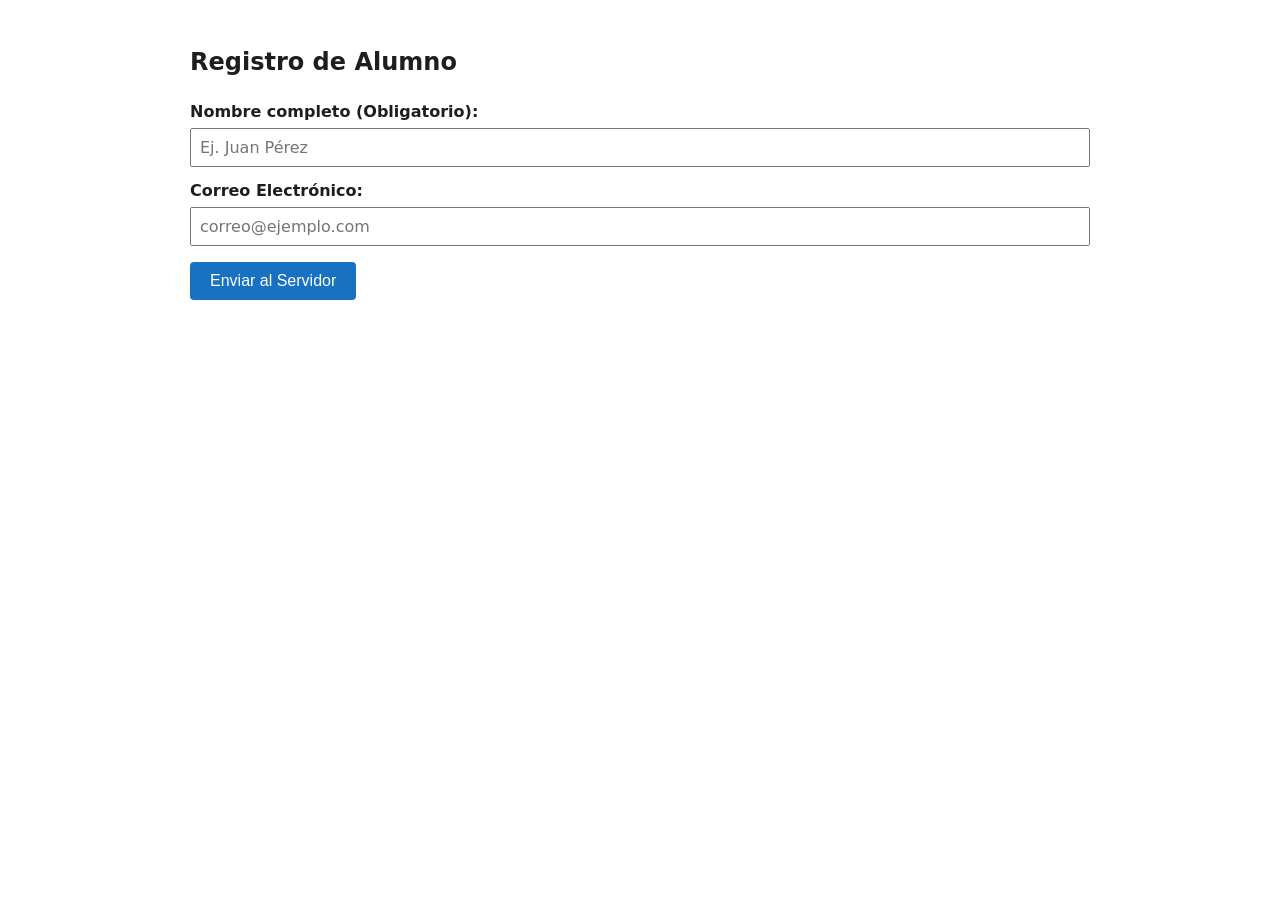
<file: mi-sistema/clase-01/apoyo_clase01/apoyo-clase01.html>
<!DOCTYPE html>
<html lang="es">
<head>
  <meta charset="UTF-8">
  <meta name="viewport" content="width=device-width, initial-scale=1.0">
  <title>Apoyo en vivo — Clase 01</title>
  <style>
    body { font-family: system-ui, -apple-system, sans-serif; padding: 24px; max-width: 900px; margin: 0 auto; line-height: 1.5; color: #1e1e1e; }
    h1 { color: #e03131; border-bottom: 2px solid #e03131; padding-bottom: 8px; }
    h2.section-title { color: #1971c2; margin-top: 0; font-size: 1.4em; }
    h3 { color: #f08c00; margin-top: 24px; margin-bottom: 8px; font-size: 1.1em; }
    .demo-section { border: 2px dashed #999; padding: 20px; margin: 24px 0; border-radius: 8px; background: #fafafa; }
    .demo-note { font-size: 0.9em; color: #666; font-style: italic; margin-top: 16px; padding: 8px 12px; background: #fff3bf; border-left: 3px solid #f08c00; }
    label { display: block; margin-top: 12px; font-weight: 600; }
    input, textarea { width: 100%; padding: 8px; margin-top: 4px; font-size: 16px; box-sizing: border-box; font-family: inherit; }
    button { padding: 10px 20px; font-size: 16px; margin-top: 16px; background: #1971c2; color: white; border: none; border-radius: 4px; cursor: pointer; }
    img { display: block; margin: 8px 0; }
    .intro { background: #e7f5ff; padding: 16px; border-radius: 8px; border-left: 4px solid #1971c2; }
  </style>
</head>
<body>


  <!-- =============================================================== -->
  <!-- DEMO M2.1 — div-soup vs etiquetas semánticas                    -->
  <!-- =============================================================== -->



<!--     <div>
      <div>
        <div>Mi Producto</div>
        <div>
          <div>Inicio</div>
          <div>Producto</div>
          <div>Contacto</div>
        </div>
      </div>
      <div>
        <div>Bienvenido a mi landing</div>
      </div>
    </div> -->



  <!-- =============================================================== -->
  <!-- DEMO M3.2 — alt: tres casos (informativa / decorativa / sin alt) -->
  <!-- ===============================================================
  -->



   
<!--     <img src=""
         alt="Logotipo del Producto, texto blanco sobre fondo azul"
         width="400" height="120">


    <img src=""
         alt=""
         width="400" height="60">

 -->               




  <!-- =============================================================== -->
  <!-- DEMO 3: ARIA LABELS  -->
  <!-- ===============================================================-->

<!--  <button aria-label="Ir a Facebook">
<svg fill="#000000" version="1.1" xmlns="http://www.w3.org/2000/svg" xmlns:xlink="http://www.w3.org/1999/xlink" width="64px" height="64px" viewBox="0 0 512 512" xml:space="preserve"><g id="SVGRepo_bgCarrier" stroke-width="0"></g><g id="SVGRepo_tracerCarrier" stroke-linecap="round" stroke-linejoin="round"></g><g id="SVGRepo_iconCarrier"> <g id="7935ec95c421cee6d86eb22ecd11b7e3"> <path style="display: inline;" d="M283.122,122.174c0,5.24,0,22.319,0,46.583h83.424l-9.045,74.367h-74.379 c0,114.688,0,268.375,0,268.375h-98.726c0,0,0-151.653,0-268.375h-51.443v-74.367h51.443c0-29.492,0-50.463,0-56.302 c0-27.82-2.096-41.02,9.725-62.578C205.948,28.32,239.308-0.174,297.007,0.512c57.713,0.711,82.04,6.263,82.04,6.263 l-12.501,79.257c0,0-36.853-9.731-54.942-6.263C293.539,83.238,283.122,94.366,283.122,122.174z"> </path> </g> </g></svg>
</button> -->
<!-- 
<button aria-label="Enviar formulario">Enviar</button> -->

 

<!-- =============================================================== -->
  <!-- DEMO M4.2 — Asociación label/input + regla del placeholder      -->
  <!-- ===============================================================-->

  


<!--     <input id="correo-ok" type="email"> -->



  <!-- =============================================================== -->
  <!-- DEMO M4.3 — INPUTS - TEXT AREAS         -->
  <!-- =============================================================== -->



   <!-- 
    <label for="prueba">Input Text</label>
    <input type="text" id="prueba">




    <label for="msg-textarea">TEXT AREA</label>
    <textarea id="msg-textarea" rows="5"></textarea>
 -->

<!--     <h3>Validación nativa con type="email"</h3>
    <form>
      <label for="mail-validar">Correo</label>
      <input type="email" id="mail-validar">
      <button type="submit">Enviar</button>
    </form> -->


  <!-- =============================================================== -->
  <!-- DEMO M4 : SIMULACION DE UN ENVIO DE FORMULARIO -->
  <!-- =============================================================== -->

<!-- <button type="submit" id="mi-boton"> Hacer clic aquí </button> -->

   <h2>Registro de Alumno</h2>
    <form id="miFormulario" action="https://httpbin.org" method="POST">
    
    <div class="campo">
      <label for="nombre">Nombre completo (Obligatorio):</label>
      <input type="text" id="nombre" name="usuario_nombre" required minlength="3" placeholder="Ej. Juan Pérez">
    </div>

    <div class="campo">
      <label for="correo">Correo Electrónico:</label>
      <input type="email" id="correo" name="usuario_correo" required placeholder="correo@ejemplo.com">
    </div>

    <button type="submit">Enviar al Servidor</button>
   </form>
  <div id="consola"></div>

  <script>
    const formulario = document.getElementById('miFormulario');
    const consola = document.getElementById('consola');

    formulario.addEventListener('submit', function(evento) {
      // Interceptamos el envío original solo para mostrarle al alumno los datos en pantalla
      evento.preventDefault(); 
      
      // PASO 1: El navegador ya validó (si falta algo, este código nunca se ejecuta)
      
      // PASO 2: Recopilación de datos (Serialization)
      const datos = new FormData(formulario);
      let datosEstructurados = "<strong>Datos Recopilados (Paso 2):</strong><br>";
      
      datos.forEach((valor, llave) => {
        datosEstructurados += `${llave}: ${valor}<br>`;
      });

      // Mostramos el resultado del Paso 2 en la página
      consola.innerHTML = datosEstructurados + "<br><em>¡Paso 3 listo! Enviando datos reales al servidor...</em>";
      consola.style.display = "block";

 
    });
  </script>



</body>
</html>
</file>
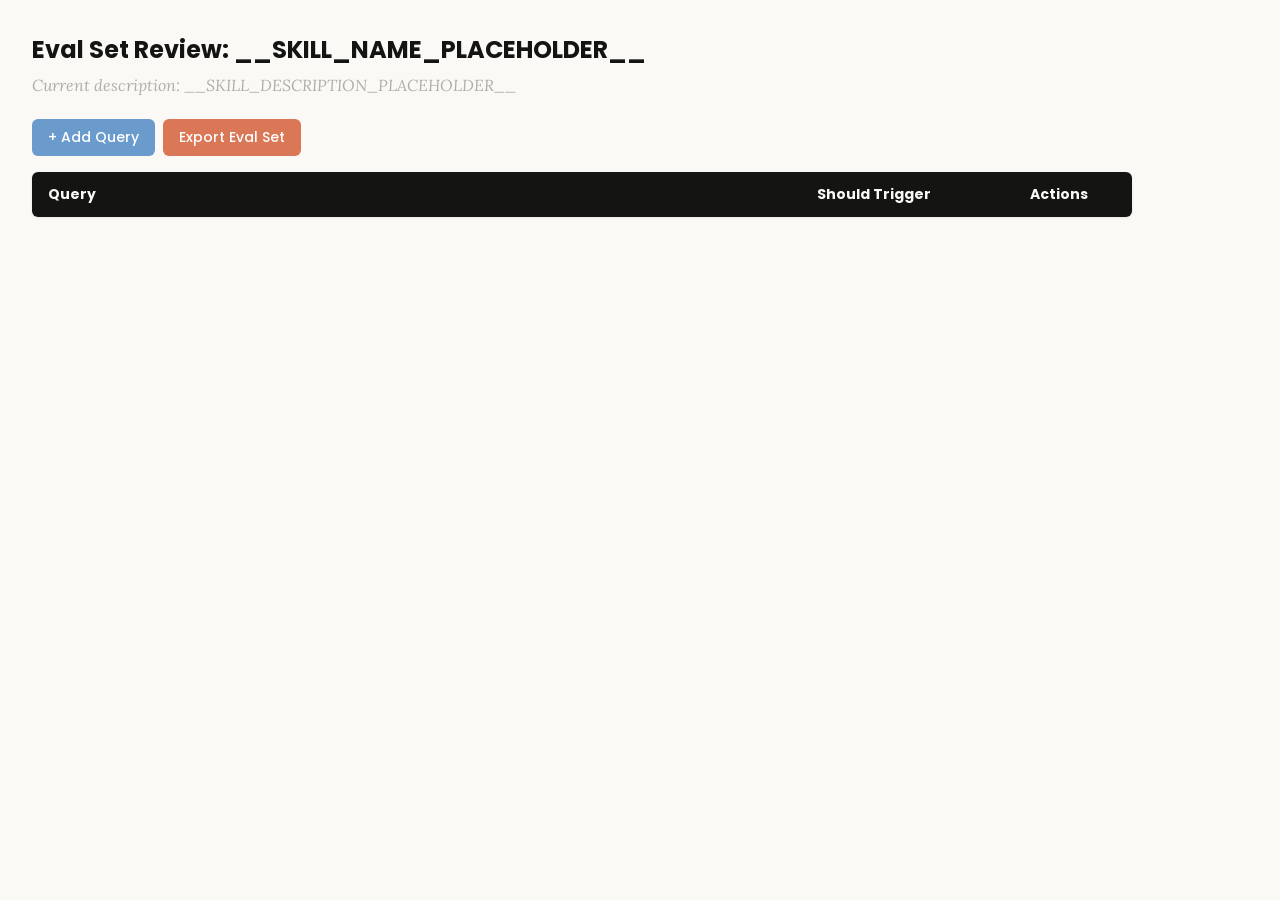
<file: .agents/skills/skill-creator/assets/eval_review.html>
<!DOCTYPE html>
<html lang="en">
<head>
  <meta charset="UTF-8">
  <meta name="viewport" content="width=device-width, initial-scale=1.0">
  <title>Eval Set Review - __SKILL_NAME_PLACEHOLDER__</title>
  <link rel="preconnect" href="https://fonts.googleapis.com">
  <link rel="preconnect" href="https://fonts.gstatic.com" crossorigin>
  <link href="https://fonts.googleapis.com/css2?family=Poppins:wght@500;600&family=Lora:wght@400;500&display=swap" rel="stylesheet">
  <style>
    * { box-sizing: border-box; margin: 0; padding: 0; }
    body { font-family: 'Lora', Georgia, serif; background: #faf9f5; padding: 2rem; color: #141413; }
    h1 { font-family: 'Poppins', sans-serif; margin-bottom: 0.5rem; font-size: 1.5rem; }
    .description { color: #b0aea5; margin-bottom: 1.5rem; font-style: italic; max-width: 900px; }
    .controls { margin-bottom: 1rem; display: flex; gap: 0.5rem; }
    .btn { font-family: 'Poppins', sans-serif; padding: 0.5rem 1rem; border: none; border-radius: 6px; cursor: pointer; font-size: 0.875rem; font-weight: 500; }
    .btn-add { background: #6a9bcc; color: white; }
    .btn-add:hover { background: #5889b8; }
    .btn-export { background: #d97757; color: white; }
    .btn-export:hover { background: #c4613f; }
    table { width: 100%; max-width: 1100px; border-collapse: collapse; background: white; border-radius: 6px; overflow: hidden; box-shadow: 0 1px 3px rgba(0,0,0,0.08); }
    th { font-family: 'Poppins', sans-serif; background: #141413; color: #faf9f5; padding: 0.75rem 1rem; text-align: left; font-size: 0.875rem; }
    td { padding: 0.75rem 1rem; border-bottom: 1px solid #e8e6dc; vertical-align: top; }
    tr:nth-child(even) td { background: #faf9f5; }
    tr:hover td { background: #f3f1ea; }
    .section-header td { background: #e8e6dc; font-family: 'Poppins', sans-serif; font-weight: 500; font-size: 0.8rem; color: #141413; text-transform: uppercase; letter-spacing: 0.05em; }
    .query-input { width: 100%; padding: 0.4rem; border: 1px solid #e8e6dc; border-radius: 4px; font-size: 0.875rem; font-family: 'Lora', Georgia, serif; resize: vertical; min-height: 60px; }
    .query-input:focus { outline: none; border-color: #d97757; box-shadow: 0 0 0 2px rgba(217,119,87,0.15); }
    .toggle { position: relative; display: inline-block; width: 44px; height: 24px; }
    .toggle input { opacity: 0; width: 0; height: 0; }
    .toggle .slider { position: absolute; inset: 0; background: #b0aea5; border-radius: 24px; cursor: pointer; transition: 0.2s; }
    .toggle .slider::before { content: ""; position: absolute; width: 18px; height: 18px; left: 3px; bottom: 3px; background: white; border-radius: 50%; transition: 0.2s; }
    .toggle input:checked + .slider { background: #d97757; }
    .toggle input:checked + .slider::before { transform: translateX(20px); }
    .btn-delete { background: #c44; color: white; padding: 0.3rem 0.6rem; border: none; border-radius: 4px; cursor: pointer; font-size: 0.75rem; font-family: 'Poppins', sans-serif; }
    .btn-delete:hover { background: #a33; }
    .summary { margin-top: 1rem; color: #b0aea5; font-size: 0.875rem; }
  </style>
</head>
<body>
  <h1>Eval Set Review: <span id="skill-name">__SKILL_NAME_PLACEHOLDER__</span></h1>
  <p class="description">Current description: <span id="skill-desc">__SKILL_DESCRIPTION_PLACEHOLDER__</span></p>

  <div class="controls">
    <button class="btn btn-add" onclick="addRow()">+ Add Query</button>
    <button class="btn btn-export" onclick="exportEvalSet()">Export Eval Set</button>
  </div>

  <table>
    <thead>
      <tr>
        <th style="width:65%">Query</th>
        <th style="width:18%">Should Trigger</th>
        <th style="width:10%">Actions</th>
      </tr>
    </thead>
    <tbody id="eval-body"></tbody>
  </table>

  <p class="summary" id="summary"></p>

  <script>
    const EVAL_DATA = __EVAL_DATA_PLACEHOLDER__;

    let evalItems = [...EVAL_DATA];

    function render() {
      const tbody = document.getElementById('eval-body');
      tbody.innerHTML = '';

      // Sort: should-trigger first, then should-not-trigger
      const sorted = evalItems
        .map((item, origIdx) => ({ ...item, origIdx }))
        .sort((a, b) => (b.should_trigger ? 1 : 0) - (a.should_trigger ? 1 : 0));

      let lastGroup = null;
      sorted.forEach(item => {
        const group = item.should_trigger ? 'trigger' : 'no-trigger';
        if (group !== lastGroup) {
          const headerRow = document.createElement('tr');
          headerRow.className = 'section-header';
          headerRow.innerHTML = `<td colspan="3">${item.should_trigger ? 'Should Trigger' : 'Should NOT Trigger'}</td>`;
          tbody.appendChild(headerRow);
          lastGroup = group;
        }

        const idx = item.origIdx;
        const tr = document.createElement('tr');
        tr.innerHTML = `
          <td><textarea class="query-input" onchange="updateQuery(${idx}, this.value)">${escapeHtml(item.query)}</textarea></td>
          <td>
            <label class="toggle">
              <input type="checkbox" ${item.should_trigger ? 'checked' : ''} onchange="updateTrigger(${idx}, this.checked)">
              <span class="slider"></span>
            </label>
            <span style="margin-left:8px;font-size:0.8rem;color:#b0aea5">${item.should_trigger ? 'Yes' : 'No'}</span>
          </td>
          <td><button class="btn-delete" onclick="deleteRow(${idx})">Delete</button></td>
        `;
        tbody.appendChild(tr);
      });
      updateSummary();
    }

    function escapeHtml(text) {
      const div = document.createElement('div');
      div.textContent = text;
      return div.innerHTML;
    }

    function updateQuery(idx, value) { evalItems[idx].query = value; updateSummary(); }
    function updateTrigger(idx, value) { evalItems[idx].should_trigger = value; render(); }
    function deleteRow(idx) { evalItems.splice(idx, 1); render(); }

    function addRow() {
      evalItems.push({ query: '', should_trigger: true });
      render();
      const inputs = document.querySelectorAll('.query-input');
      inputs[inputs.length - 1].focus();
    }

    function updateSummary() {
      const trigger = evalItems.filter(i => i.should_trigger).length;
      const noTrigger = evalItems.filter(i => !i.should_trigger).length;
      document.getElementById('summary').textContent =
        `${evalItems.length} queries total: ${trigger} should trigger, ${noTrigger} should not trigger`;
    }

    function exportEvalSet() {
      const valid = evalItems.filter(i => i.query.trim() !== '');
      const data = valid.map(i => ({ query: i.query.trim(), should_trigger: i.should_trigger }));
      const blob = new Blob([JSON.stringify(data, null, 2)], { type: 'application/json' });
      const url = URL.createObjectURL(blob);
      const a = document.createElement('a');
      a.href = url;
      a.download = 'eval_set.json';
      document.body.appendChild(a);
      a.click();
      document.body.removeChild(a);
      URL.revokeObjectURL(url);
    }

    render();
  </script>
</body>
</html>
</file>
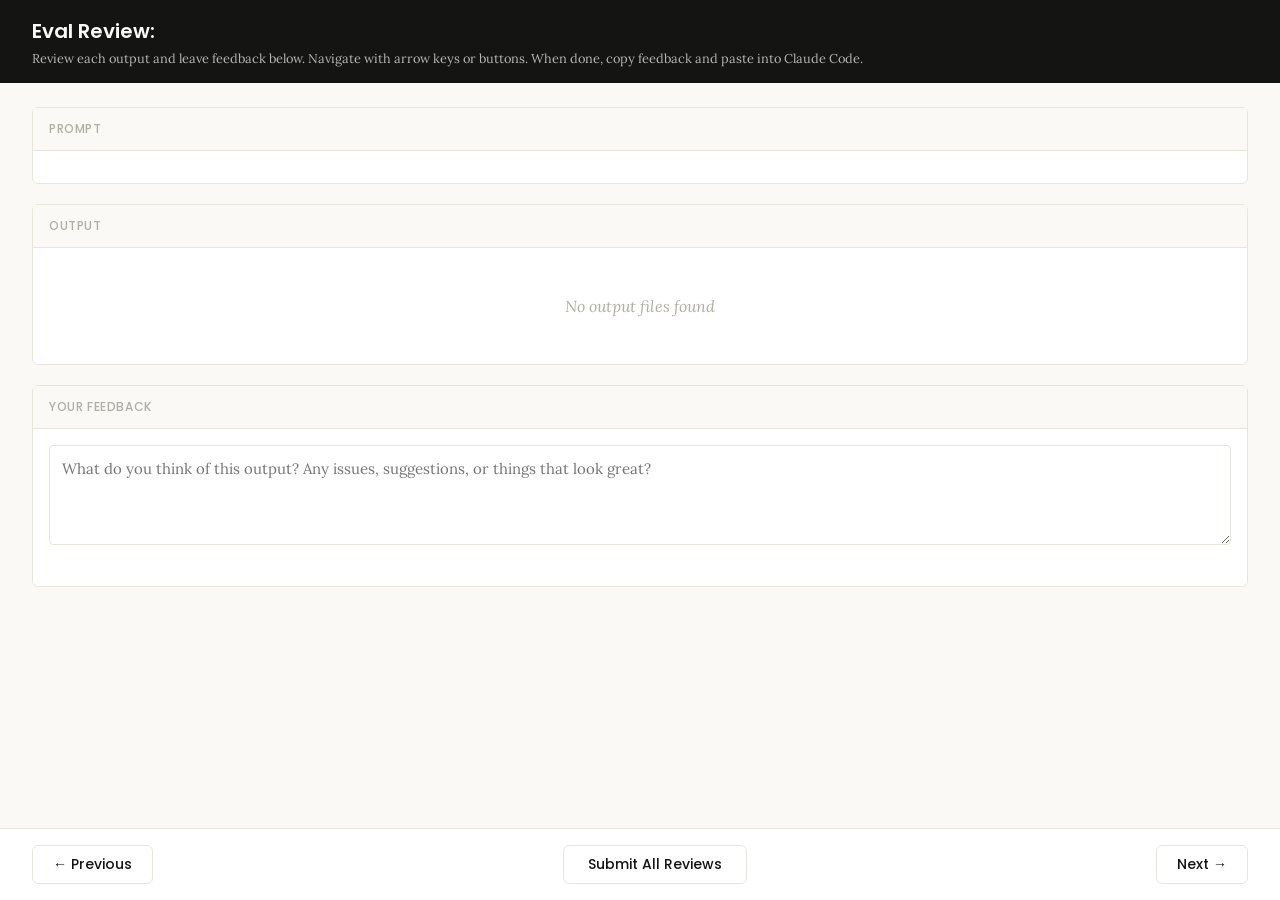
<file: .agents/skills/skill-creator/eval-viewer/viewer.html>
<!DOCTYPE html>
<html lang="en">
<head>
  <meta charset="UTF-8">
  <meta name="viewport" content="width=device-width, initial-scale=1.0">
  <title>Eval Review</title>
  <link rel="preconnect" href="https://fonts.googleapis.com">
  <link rel="preconnect" href="https://fonts.gstatic.com" crossorigin>
  <link href="https://fonts.googleapis.com/css2?family=Poppins:wght@500;600&family=Lora:wght@400;500&display=swap" rel="stylesheet">
  <script src="https://cdn.sheetjs.com/xlsx-0.20.3/package/dist/xlsx.full.min.js" integrity="sha384-EnyY0/GSHQGSxSgMwaIPzSESbqoOLSexfnSMN2AP+39Ckmn92stwABZynq1JyzdT" crossorigin="anonymous"></script>
  <style>
    :root {
      --bg: #faf9f5;
      --surface: #ffffff;
      --border: #e8e6dc;
      --text: #141413;
      --text-muted: #b0aea5;
      --accent: #d97757;
      --accent-hover: #c4613f;
      --green: #788c5d;
      --green-bg: #eef2e8;
      --red: #c44;
      --red-bg: #fceaea;
      --header-bg: #141413;
      --header-text: #faf9f5;
      --radius: 6px;
    }

    * { box-sizing: border-box; margin: 0; padding: 0; }

    body {
      font-family: 'Lora', Georgia, serif;
      background: var(--bg);
      color: var(--text);
      height: 100vh;
      display: flex;
      flex-direction: column;
    }

    /* ---- Header ---- */
    .header {
      background: var(--header-bg);
      color: var(--header-text);
      padding: 1rem 2rem;
      display: flex;
      justify-content: space-between;
      align-items: center;
      flex-shrink: 0;
    }
    .header h1 {
      font-family: 'Poppins', sans-serif;
      font-size: 1.25rem;
      font-weight: 600;
    }
    .header .instructions {
      font-size: 0.8rem;
      opacity: 0.7;
      margin-top: 0.25rem;
    }
    .header .progress {
      font-size: 0.875rem;
      opacity: 0.8;
      text-align: right;
    }

    /* ---- Main content ---- */
    .main {
      flex: 1;
      overflow-y: auto;
      padding: 1.5rem 2rem;
      display: flex;
      flex-direction: column;
      gap: 1.25rem;
    }

    /* ---- Sections ---- */
    .section {
      background: var(--surface);
      border: 1px solid var(--border);
      border-radius: var(--radius);
      flex-shrink: 0;
    }
    .section-header {
      font-family: 'Poppins', sans-serif;
      padding: 0.75rem 1rem;
      font-size: 0.75rem;
      font-weight: 500;
      text-transform: uppercase;
      letter-spacing: 0.05em;
      color: var(--text-muted);
      border-bottom: 1px solid var(--border);
      background: var(--bg);
    }
    .section-body {
      padding: 1rem;
    }

    /* ---- Config badge ---- */
    .config-badge {
      display: inline-block;
      padding: 0.2rem 0.625rem;
      border-radius: 9999px;
      font-family: 'Poppins', sans-serif;
      font-size: 0.6875rem;
      font-weight: 600;
      text-transform: uppercase;
      letter-spacing: 0.03em;
      margin-left: 0.75rem;
      vertical-align: middle;
    }
    .config-badge.config-primary {
      background: rgba(33, 150, 243, 0.12);
      color: #1976d2;
    }
    .config-badge.config-baseline {
      background: rgba(255, 193, 7, 0.15);
      color: #f57f17;
    }

    /* ---- Prompt ---- */
    .prompt-text {
      white-space: pre-wrap;
      font-size: 0.9375rem;
      line-height: 1.6;
    }

    /* ---- Outputs ---- */
    .output-file {
      border: 1px solid var(--border);
      border-radius: var(--radius);
      overflow: hidden;
    }
    .output-file + .output-file {
      margin-top: 1rem;
    }
    .output-file-header {
      padding: 0.5rem 0.75rem;
      font-size: 0.8rem;
      font-weight: 600;
      color: var(--text-muted);
      background: var(--bg);
      border-bottom: 1px solid var(--border);
      font-family: 'SF Mono', SFMono-Regular, Consolas, 'Liberation Mono', Menlo, monospace;
      display: flex;
      justify-content: space-between;
      align-items: center;
    }
    .output-file-header .dl-btn {
      font-size: 0.7rem;
      color: var(--accent);
      text-decoration: none;
      cursor: pointer;
      font-family: -apple-system, BlinkMacSystemFont, 'Segoe UI', sans-serif;
      font-weight: 500;
      opacity: 0.8;
    }
    .output-file-header .dl-btn:hover {
      opacity: 1;
      text-decoration: underline;
    }
    .output-file-content {
      padding: 0.75rem;
      overflow-x: auto;
    }
    .output-file-content pre {
      font-size: 0.8125rem;
      line-height: 1.5;
      white-space: pre-wrap;
      word-break: break-word;
      font-family: 'SF Mono', SFMono-Regular, Consolas, 'Liberation Mono', Menlo, monospace;
    }
    .output-file-content img {
      max-width: 100%;
      height: auto;
      border-radius: 4px;
    }
    .output-file-content iframe {
      width: 100%;
      height: 600px;
      border: none;
    }
    .output-file-content table {
      border-collapse: collapse;
      font-size: 0.8125rem;
      width: 100%;
    }
    .output-file-content table td,
    .output-file-content table th {
      border: 1px solid var(--border);
      padding: 0.375rem 0.5rem;
      text-align: left;
    }
    .output-file-content table th {
      background: var(--bg);
      font-weight: 600;
    }
    .output-file-content .download-link {
      display: inline-flex;
      align-items: center;
      gap: 0.5rem;
      padding: 0.5rem 1rem;
      background: var(--bg);
      border: 1px solid var(--border);
      border-radius: 4px;
      color: var(--accent);
      text-decoration: none;
      font-size: 0.875rem;
      cursor: pointer;
    }
    .output-file-content .download-link:hover {
      background: var(--border);
    }
    .empty-state {
      color: var(--text-muted);
      font-style: italic;
      padding: 2rem;
      text-align: center;
    }

    /* ---- Feedback ---- */
    .prev-feedback {
      background: var(--bg);
      border: 1px solid var(--border);
      border-radius: 4px;
      padding: 0.625rem 0.75rem;
      margin-top: 0.75rem;
      font-size: 0.8125rem;
      color: var(--text-muted);
      line-height: 1.5;
    }
    .prev-feedback-label {
      font-size: 0.7rem;
      font-weight: 600;
      text-transform: uppercase;
      letter-spacing: 0.04em;
      margin-bottom: 0.25rem;
      color: var(--text-muted);
    }
    .feedback-textarea {
      width: 100%;
      min-height: 100px;
      padding: 0.75rem;
      border: 1px solid var(--border);
      border-radius: 4px;
      font-family: inherit;
      font-size: 0.9375rem;
      line-height: 1.5;
      resize: vertical;
      color: var(--text);
    }
    .feedback-textarea:focus {
      outline: none;
      border-color: var(--accent);
      box-shadow: 0 0 0 3px rgba(37, 99, 235, 0.1);
    }
    .feedback-status {
      font-size: 0.75rem;
      color: var(--text-muted);
      margin-top: 0.5rem;
      min-height: 1.1em;
    }

    /* ---- Grades (collapsible) ---- */
    .grades-toggle {
      display: flex;
      align-items: center;
      cursor: pointer;
      user-select: none;
    }
    .grades-toggle:hover {
      color: var(--accent);
    }
    .grades-toggle .arrow {
      margin-right: 0.5rem;
      transition: transform 0.15s;
      font-size: 0.75rem;
    }
    .grades-toggle .arrow.open {
      transform: rotate(90deg);
    }
    .grades-content {
      display: none;
      margin-top: 0.75rem;
    }
    .grades-content.open {
      display: block;
    }
    .grades-summary {
      font-size: 0.875rem;
      margin-bottom: 0.75rem;
      display: flex;
      align-items: center;
      gap: 0.5rem;
    }
    .grade-badge {
      display: inline-block;
      padding: 0.125rem 0.5rem;
      border-radius: 9999px;
      font-size: 0.75rem;
      font-weight: 600;
    }
    .grade-pass { background: var(--green-bg); color: var(--green); }
    .grade-fail { background: var(--red-bg); color: var(--red); }
    .assertion-list {
      list-style: none;
    }
    .assertion-item {
      padding: 0.625rem 0;
      border-bottom: 1px solid var(--border);
      font-size: 0.8125rem;
    }
    .assertion-item:last-child { border-bottom: none; }
    .assertion-status {
      font-weight: 600;
      margin-right: 0.5rem;
    }
    .assertion-status.pass { color: var(--green); }
    .assertion-status.fail { color: var(--red); }
    .assertion-evidence {
      color: var(--text-muted);
      font-size: 0.75rem;
      margin-top: 0.25rem;
      padding-left: 1.5rem;
    }

    /* ---- View tabs ---- */
    .view-tabs {
      display: flex;
      gap: 0;
      padding: 0 2rem;
      background: var(--bg);
      border-bottom: 1px solid var(--border);
      flex-shrink: 0;
    }
    .view-tab {
      font-family: 'Poppins', sans-serif;
      padding: 0.625rem 1.25rem;
      font-size: 0.8125rem;
      font-weight: 500;
      cursor: pointer;
      border: none;
      background: none;
      color: var(--text-muted);
      border-bottom: 2px solid transparent;
      transition: all 0.15s;
    }
    .view-tab:hover { color: var(--text); }
    .view-tab.active {
      color: var(--accent);
      border-bottom-color: var(--accent);
    }
    .view-panel { display: none; }
    .view-panel.active { display: flex; flex-direction: column; flex: 1; overflow: hidden; }

    /* ---- Benchmark view ---- */
    .benchmark-view {
      padding: 1.5rem 2rem;
      overflow-y: auto;
      flex: 1;
    }
    .benchmark-table {
      border-collapse: collapse;
      background: var(--surface);
      border: 1px solid var(--border);
      border-radius: var(--radius);
      font-size: 0.8125rem;
      width: 100%;
      margin-bottom: 1.5rem;
    }
    .benchmark-table th, .benchmark-table td {
      padding: 0.625rem 0.75rem;
      text-align: left;
      border: 1px solid var(--border);
    }
    .benchmark-table th {
      font-family: 'Poppins', sans-serif;
      background: var(--header-bg);
      color: var(--header-text);
      font-weight: 500;
      font-size: 0.75rem;
      text-transform: uppercase;
      letter-spacing: 0.04em;
    }
    .benchmark-table tr:hover { background: var(--bg); }
    .benchmark-table tr.benchmark-row-with { background: rgba(33, 150, 243, 0.06); }
    .benchmark-table tr.benchmark-row-without { background: rgba(255, 193, 7, 0.06); }
    .benchmark-table tr.benchmark-row-with:hover { background: rgba(33, 150, 243, 0.12); }
    .benchmark-table tr.benchmark-row-without:hover { background: rgba(255, 193, 7, 0.12); }
    .benchmark-table tr.benchmark-row-avg { font-weight: 600; border-top: 2px solid var(--border); }
    .benchmark-table tr.benchmark-row-avg.benchmark-row-with { background: rgba(33, 150, 243, 0.12); }
    .benchmark-table tr.benchmark-row-avg.benchmark-row-without { background: rgba(255, 193, 7, 0.12); }
    .benchmark-delta-positive { color: var(--green); font-weight: 600; }
    .benchmark-delta-negative { color: var(--red); font-weight: 600; }
    .benchmark-notes {
      background: var(--surface);
      border: 1px solid var(--border);
      border-radius: var(--radius);
      padding: 1rem;
    }
    .benchmark-notes h3 {
      font-family: 'Poppins', sans-serif;
      font-size: 0.875rem;
      margin-bottom: 0.75rem;
    }
    .benchmark-notes ul {
      list-style: disc;
      padding-left: 1.25rem;
    }
    .benchmark-notes li {
      font-size: 0.8125rem;
      line-height: 1.6;
      margin-bottom: 0.375rem;
    }
    .benchmark-empty {
      color: var(--text-muted);
      font-style: italic;
      text-align: center;
      padding: 3rem;
    }

    /* ---- Navigation ---- */
    .nav {
      display: flex;
      justify-content: space-between;
      align-items: center;
      padding: 1rem 2rem;
      border-top: 1px solid var(--border);
      background: var(--surface);
      flex-shrink: 0;
    }
    .nav-btn {
      font-family: 'Poppins', sans-serif;
      padding: 0.5rem 1.25rem;
      border: 1px solid var(--border);
      border-radius: var(--radius);
      background: var(--surface);
      cursor: pointer;
      font-size: 0.875rem;
      font-weight: 500;
      color: var(--text);
      transition: all 0.15s;
    }
    .nav-btn:hover:not(:disabled) {
      background: var(--bg);
      border-color: var(--text-muted);
    }
    .nav-btn:disabled {
      opacity: 0.4;
      cursor: not-allowed;
    }
    .done-btn {
      font-family: 'Poppins', sans-serif;
      padding: 0.5rem 1.5rem;
      border: 1px solid var(--border);
      border-radius: var(--radius);
      background: var(--surface);
      color: var(--text);
      cursor: pointer;
      font-size: 0.875rem;
      font-weight: 500;
      transition: all 0.15s;
    }
    .done-btn:hover {
      background: var(--bg);
      border-color: var(--text-muted);
    }
    .done-btn.ready {
      border: none;
      background: var(--accent);
      color: white;
      font-weight: 600;
    }
    .done-btn.ready:hover {
      background: var(--accent-hover);
    }
    /* ---- Done overlay ---- */
    .done-overlay {
      display: none;
      position: fixed;
      inset: 0;
      background: rgba(0, 0, 0, 0.5);
      z-index: 100;
      justify-content: center;
      align-items: center;
    }
    .done-overlay.visible {
      display: flex;
    }
    .done-card {
      background: var(--surface);
      border-radius: 12px;
      padding: 2rem 3rem;
      text-align: center;
      box-shadow: 0 20px 60px rgba(0, 0, 0, 0.3);
      max-width: 500px;
    }
    .done-card h2 {
      font-size: 1.5rem;
      margin-bottom: 0.5rem;
    }
    .done-card p {
      color: var(--text-muted);
      margin-bottom: 1.5rem;
      line-height: 1.5;
    }
    .done-card .btn-row {
      display: flex;
      gap: 0.5rem;
      justify-content: center;
    }
    .done-card button {
      padding: 0.5rem 1.25rem;
      border: 1px solid var(--border);
      border-radius: var(--radius);
      background: var(--surface);
      cursor: pointer;
      font-size: 0.875rem;
    }
    .done-card button:hover {
      background: var(--bg);
    }
    /* ---- Toast ---- */
    .toast {
      position: fixed;
      bottom: 5rem;
      left: 50%;
      transform: translateX(-50%);
      background: var(--header-bg);
      color: var(--header-text);
      padding: 0.625rem 1.25rem;
      border-radius: var(--radius);
      font-size: 0.875rem;
      opacity: 0;
      transition: opacity 0.3s;
      pointer-events: none;
      z-index: 200;
    }
    .toast.visible {
      opacity: 1;
    }
  </style>
</head>
<body>
  <div id="app" style="height:100vh; display:flex; flex-direction:column;">
    <div class="header">
      <div>
        <h1>Eval Review: <span id="skill-name"></span></h1>
        <div class="instructions">Review each output and leave feedback below. Navigate with arrow keys or buttons. When done, copy feedback and paste into Claude Code.</div>
      </div>
      <div class="progress" id="progress"></div>
    </div>

    <!-- View tabs (only shown when benchmark data exists) -->
    <div class="view-tabs" id="view-tabs" style="display:none;">
      <button class="view-tab active" onclick="switchView('outputs')">Outputs</button>
      <button class="view-tab" onclick="switchView('benchmark')">Benchmark</button>
    </div>

    <!-- Outputs panel (qualitative review) -->
    <div class="view-panel active" id="panel-outputs">
    <div class="main">
      <!-- Prompt -->
      <div class="section">
        <div class="section-header">Prompt <span class="config-badge" id="config-badge" style="display:none;"></span></div>
        <div class="section-body">
          <div class="prompt-text" id="prompt-text"></div>
        </div>
      </div>

      <!-- Outputs -->
      <div class="section">
        <div class="section-header">Output</div>
        <div class="section-body" id="outputs-body">
          <div class="empty-state">No output files found</div>
        </div>
      </div>

      <!-- Previous Output (collapsible) -->
      <div class="section" id="prev-outputs-section" style="display:none;">
        <div class="section-header">
          <div class="grades-toggle" onclick="togglePrevOutputs()">
            <span class="arrow" id="prev-outputs-arrow">&#9654;</span>
            Previous Output
          </div>
        </div>
        <div class="grades-content" id="prev-outputs-content"></div>
      </div>

      <!-- Grades (collapsible) -->
      <div class="section" id="grades-section" style="display:none;">
        <div class="section-header">
          <div class="grades-toggle" onclick="toggleGrades()">
            <span class="arrow" id="grades-arrow">&#9654;</span>
            Formal Grades
          </div>
        </div>
        <div class="grades-content" id="grades-content"></div>
      </div>

      <!-- Feedback -->
      <div class="section">
        <div class="section-header">Your Feedback</div>
        <div class="section-body">
          <textarea
            class="feedback-textarea"
            id="feedback"
            placeholder="What do you think of this output? Any issues, suggestions, or things that look great?"
          ></textarea>
          <div class="feedback-status" id="feedback-status"></div>
          <div class="prev-feedback" id="prev-feedback" style="display:none;">
            <div class="prev-feedback-label">Previous feedback</div>
            <div id="prev-feedback-text"></div>
          </div>
        </div>
      </div>
    </div>

    <div class="nav" id="outputs-nav">
      <button class="nav-btn" id="prev-btn" onclick="navigate(-1)">&#8592; Previous</button>
      <button class="done-btn" id="done-btn" onclick="showDoneDialog()">Submit All Reviews</button>
      <button class="nav-btn" id="next-btn" onclick="navigate(1)">Next &#8594;</button>
    </div>
    </div><!-- end panel-outputs -->

    <!-- Benchmark panel (quantitative stats) -->
    <div class="view-panel" id="panel-benchmark">
      <div class="benchmark-view" id="benchmark-content">
        <div class="benchmark-empty">No benchmark data available. Run a benchmark to see quantitative results here.</div>
      </div>
    </div>
  </div>

  <!-- Done overlay -->
  <div class="done-overlay" id="done-overlay">
    <div class="done-card">
      <h2>Review Complete</h2>
      <p>Your feedback has been saved. Go back to your Claude Code session and tell Claude you're done reviewing.</p>
      <div class="btn-row">
        <button onclick="closeDoneDialog()">OK</button>
      </div>
    </div>
  </div>

  <!-- Toast -->
  <div class="toast" id="toast"></div>

  <script>
    // ---- Embedded data (injected by generate_review.py) ----
    /*__EMBEDDED_DATA__*/

    // ---- State ----
    let feedbackMap = {};  // run_id -> feedback text
    let currentIndex = 0;
    let visitedRuns = new Set();

    // ---- Init ----
    async function init() {
      // Load saved feedback from server — but only if this isn't a fresh
      // iteration (indicated by previous_feedback being present). When
      // previous feedback exists, the feedback.json on disk is stale from
      // the prior iteration and should not pre-fill the textareas.
      const hasPrevious = Object.keys(EMBEDDED_DATA.previous_feedback || {}).length > 0
        || Object.keys(EMBEDDED_DATA.previous_outputs || {}).length > 0;
      if (!hasPrevious) {
        try {
          const resp = await fetch("/api/feedback");
          const data = await resp.json();
          if (data.reviews) {
            for (const r of data.reviews) feedbackMap[r.run_id] = r.feedback;
          }
        } catch { /* first run, no feedback yet */ }
      }

      document.getElementById("skill-name").textContent = EMBEDDED_DATA.skill_name;
      showRun(0);

      // Wire up feedback auto-save
      const textarea = document.getElementById("feedback");
      let saveTimeout = null;
      textarea.addEventListener("input", () => {
        clearTimeout(saveTimeout);
        document.getElementById("feedback-status").textContent = "";
        saveTimeout = setTimeout(() => saveCurrentFeedback(), 800);
      });
    }

    // ---- Navigation ----
    function navigate(delta) {
      const newIndex = currentIndex + delta;
      if (newIndex >= 0 && newIndex < EMBEDDED_DATA.runs.length) {
        saveCurrentFeedback();
        showRun(newIndex);
      }
    }

    function updateNavButtons() {
      document.getElementById("prev-btn").disabled = currentIndex === 0;
      document.getElementById("next-btn").disabled =
        currentIndex === EMBEDDED_DATA.runs.length - 1;
    }

    // ---- Show a run ----
    function showRun(index) {
      currentIndex = index;
      const run = EMBEDDED_DATA.runs[index];

      // Progress
      document.getElementById("progress").textContent =
        `${index + 1} of ${EMBEDDED_DATA.runs.length}`;

      // Prompt
      document.getElementById("prompt-text").textContent = run.prompt;

      // Config badge
      const badge = document.getElementById("config-badge");
      const configMatch = run.id.match(/(with_skill|without_skill|new_skill|old_skill)/);
      if (configMatch) {
        const config = configMatch[1];
        const isBaseline = config === "without_skill" || config === "old_skill";
        badge.textContent = config.replace(/_/g, " ");
        badge.className = "config-badge " + (isBaseline ? "config-baseline" : "config-primary");
        badge.style.display = "inline-block";
      } else {
        badge.style.display = "none";
      }

      // Outputs
      renderOutputs(run);

      // Previous outputs
      renderPrevOutputs(run);

      // Grades
      renderGrades(run);

      // Previous feedback
      const prevFb = (EMBEDDED_DATA.previous_feedback || {})[run.id];
      const prevEl = document.getElementById("prev-feedback");
      if (prevFb) {
        document.getElementById("prev-feedback-text").textContent = prevFb;
        prevEl.style.display = "block";
      } else {
        prevEl.style.display = "none";
      }

      // Feedback
      document.getElementById("feedback").value = feedbackMap[run.id] || "";
      document.getElementById("feedback-status").textContent = "";

      updateNavButtons();

      // Track visited runs and promote done button when all visited
      visitedRuns.add(index);
      const doneBtn = document.getElementById("done-btn");
      if (visitedRuns.size >= EMBEDDED_DATA.runs.length) {
        doneBtn.classList.add("ready");
      }

      // Scroll main content to top
      document.querySelector(".main").scrollTop = 0;
    }

    // ---- Render outputs ----
    function renderOutputs(run) {
      const container = document.getElementById("outputs-body");
      container.innerHTML = "";

      const outputs = run.outputs || [];
      if (outputs.length === 0) {
        container.innerHTML = '<div class="empty-state">No output files</div>';
        return;
      }

      for (const file of outputs) {
        const fileDiv = document.createElement("div");
        fileDiv.className = "output-file";

        // Always show file header with download link
        const header = document.createElement("div");
        header.className = "output-file-header";
        const nameSpan = document.createElement("span");
        nameSpan.textContent = file.name;
        header.appendChild(nameSpan);
        const dlBtn = document.createElement("a");
        dlBtn.className = "dl-btn";
        dlBtn.textContent = "Download";
        dlBtn.download = file.name;
        dlBtn.href = getDownloadUri(file);
        header.appendChild(dlBtn);
        fileDiv.appendChild(header);

        const content = document.createElement("div");
        content.className = "output-file-content";

        if (file.type === "text") {
          const pre = document.createElement("pre");
          pre.textContent = file.content;
          content.appendChild(pre);
        } else if (file.type === "image") {
          const img = document.createElement("img");
          img.src = file.data_uri;
          img.alt = file.name;
          content.appendChild(img);
        } else if (file.type === "pdf") {
          const iframe = document.createElement("iframe");
          iframe.src = file.data_uri;
          content.appendChild(iframe);
        } else if (file.type === "xlsx") {
          renderXlsx(content, file.data_b64);
        } else if (file.type === "binary") {
          const a = document.createElement("a");
          a.className = "download-link";
          a.href = file.data_uri;
          a.download = file.name;
          a.textContent = "Download " + file.name;
          content.appendChild(a);
        } else if (file.type === "error") {
          const pre = document.createElement("pre");
          pre.textContent = file.content;
          pre.style.color = "var(--red)";
          content.appendChild(pre);
        }

        fileDiv.appendChild(content);
        container.appendChild(fileDiv);
      }
    }

    // ---- XLSX rendering via SheetJS ----
    function renderXlsx(container, b64Data) {
      try {
        const raw = Uint8Array.from(atob(b64Data), c => c.charCodeAt(0));
        const wb = XLSX.read(raw, { type: "array" });

        for (let i = 0; i < wb.SheetNames.length; i++) {
          const sheetName = wb.SheetNames[i];
          const ws = wb.Sheets[sheetName];

          if (wb.SheetNames.length > 1) {
            const sheetLabel = document.createElement("div");
            sheetLabel.style.cssText =
              "font-weight:600; font-size:0.8rem; color:#b0aea5; margin-top:0.5rem; margin-bottom:0.25rem;";
            sheetLabel.textContent = "Sheet: " + sheetName;
            container.appendChild(sheetLabel);
          }

          const htmlStr = XLSX.utils.sheet_to_html(ws, { editable: false });
          const wrapper = document.createElement("div");
          wrapper.innerHTML = htmlStr;
          container.appendChild(wrapper);
        }
      } catch (err) {
        container.textContent = "Error rendering spreadsheet: " + err.message;
      }
    }

    // ---- Grades ----
    function renderGrades(run) {
      const section = document.getElementById("grades-section");
      const content = document.getElementById("grades-content");

      if (!run.grading) {
        section.style.display = "none";
        return;
      }

      const grading = run.grading;
      section.style.display = "block";
      // Reset to collapsed
      content.classList.remove("open");
      document.getElementById("grades-arrow").classList.remove("open");

      const summary = grading.summary || {};
      const expectations = grading.expectations || [];

      let html = '<div style="padding: 1rem;">';

      // Summary line
      const passRate = summary.pass_rate != null
        ? Math.round(summary.pass_rate * 100) + "%"
        : "?";
      const badgeClass = summary.pass_rate >= 0.8 ? "grade-pass" : summary.pass_rate >= 0.5 ? "" : "grade-fail";
      html += '<div class="grades-summary">';
      html += '<span class="grade-badge ' + badgeClass + '">' + passRate + '</span>';
      html += '<span>' + (summary.passed || 0) + ' passed, ' + (summary.failed || 0) + ' failed of ' + (summary.total || 0) + '</span>';
      html += '</div>';

      // Assertions list
      html += '<ul class="assertion-list">';
      for (const exp of expectations) {
        const statusClass = exp.passed ? "pass" : "fail";
        const statusIcon = exp.passed ? "\u2713" : "\u2717";
        html += '<li class="assertion-item">';
        html += '<span class="assertion-status ' + statusClass + '">' + statusIcon + '</span>';
        html += '<span>' + escapeHtml(exp.text) + '</span>';
        if (exp.evidence) {
          html += '<div class="assertion-evidence">' + escapeHtml(exp.evidence) + '</div>';
        }
        html += '</li>';
      }
      html += '</ul>';

      html += '</div>';
      content.innerHTML = html;
    }

    function toggleGrades() {
      const content = document.getElementById("grades-content");
      const arrow = document.getElementById("grades-arrow");
      content.classList.toggle("open");
      arrow.classList.toggle("open");
    }

    // ---- Previous outputs (collapsible) ----
    function renderPrevOutputs(run) {
      const section = document.getElementById("prev-outputs-section");
      const content = document.getElementById("prev-outputs-content");
      const prevOutputs = (EMBEDDED_DATA.previous_outputs || {})[run.id];

      if (!prevOutputs || prevOutputs.length === 0) {
        section.style.display = "none";
        return;
      }

      section.style.display = "block";
      // Reset to collapsed
      content.classList.remove("open");
      document.getElementById("prev-outputs-arrow").classList.remove("open");

      // Render the files into the content area
      content.innerHTML = "";
      const wrapper = document.createElement("div");
      wrapper.style.padding = "1rem";

      for (const file of prevOutputs) {
        const fileDiv = document.createElement("div");
        fileDiv.className = "output-file";

        const header = document.createElement("div");
        header.className = "output-file-header";
        const nameSpan = document.createElement("span");
        nameSpan.textContent = file.name;
        header.appendChild(nameSpan);
        const dlBtn = document.createElement("a");
        dlBtn.className = "dl-btn";
        dlBtn.textContent = "Download";
        dlBtn.download = file.name;
        dlBtn.href = getDownloadUri(file);
        header.appendChild(dlBtn);
        fileDiv.appendChild(header);

        const fc = document.createElement("div");
        fc.className = "output-file-content";

        if (file.type === "text") {
          const pre = document.createElement("pre");
          pre.textContent = file.content;
          fc.appendChild(pre);
        } else if (file.type === "image") {
          const img = document.createElement("img");
          img.src = file.data_uri;
          img.alt = file.name;
          fc.appendChild(img);
        } else if (file.type === "pdf") {
          const iframe = document.createElement("iframe");
          iframe.src = file.data_uri;
          fc.appendChild(iframe);
        } else if (file.type === "xlsx") {
          renderXlsx(fc, file.data_b64);
        } else if (file.type === "binary") {
          const a = document.createElement("a");
          a.className = "download-link";
          a.href = file.data_uri;
          a.download = file.name;
          a.textContent = "Download " + file.name;
          fc.appendChild(a);
        }

        fileDiv.appendChild(fc);
        wrapper.appendChild(fileDiv);
      }

      content.appendChild(wrapper);
    }

    function togglePrevOutputs() {
      const content = document.getElementById("prev-outputs-content");
      const arrow = document.getElementById("prev-outputs-arrow");
      content.classList.toggle("open");
      arrow.classList.toggle("open");
    }

    // ---- Feedback (saved to server -> feedback.json) ----
    function saveCurrentFeedback() {
      const run = EMBEDDED_DATA.runs[currentIndex];
      const text = document.getElementById("feedback").value;

      if (text.trim() === "") {
        delete feedbackMap[run.id];
      } else {
        feedbackMap[run.id] = text;
      }

      // Build reviews array from map
      const reviews = [];
      for (const [run_id, feedback] of Object.entries(feedbackMap)) {
        if (feedback.trim()) {
          reviews.push({ run_id, feedback, timestamp: new Date().toISOString() });
        }
      }

      fetch("/api/feedback", {
        method: "POST",
        headers: { "Content-Type": "application/json" },
        body: JSON.stringify({ reviews, status: "in_progress" }),
      }).then(() => {
        document.getElementById("feedback-status").textContent = "Saved";
      }).catch(() => {
        // Static mode or server unavailable — no-op on auto-save,
        // feedback will be downloaded on final submit
        document.getElementById("feedback-status").textContent = "Will download on submit";
      });
    }

    // ---- Done ----
    function showDoneDialog() {
      // Save current textarea to feedbackMap (but don't POST yet)
      const run = EMBEDDED_DATA.runs[currentIndex];
      const text = document.getElementById("feedback").value;
      if (text.trim() === "") {
        delete feedbackMap[run.id];
      } else {
        feedbackMap[run.id] = text;
      }

      // POST once with status: complete — include ALL runs so the model
      // can distinguish "no feedback" (looks good) from "not reviewed"
      const reviews = [];
      const ts = new Date().toISOString();
      for (const r of EMBEDDED_DATA.runs) {
        reviews.push({ run_id: r.id, feedback: feedbackMap[r.id] || "", timestamp: ts });
      }
      const payload = JSON.stringify({ reviews, status: "complete" }, null, 2);
      fetch("/api/feedback", {
        method: "POST",
        headers: { "Content-Type": "application/json" },
        body: payload,
      }).then(() => {
        document.getElementById("done-overlay").classList.add("visible");
      }).catch(() => {
        // Server not available (static mode) — download as file
        const blob = new Blob([payload], { type: "application/json" });
        const url = URL.createObjectURL(blob);
        const a = document.createElement("a");
        a.href = url;
        a.download = "feedback.json";
        a.click();
        URL.revokeObjectURL(url);
        document.getElementById("done-overlay").classList.add("visible");
      });
    }

    function closeDoneDialog() {
      // Reset status back to in_progress
      saveCurrentFeedback();
      document.getElementById("done-overlay").classList.remove("visible");
    }

    // ---- Toast ----
    function showToast(message) {
      const toast = document.getElementById("toast");
      toast.textContent = message;
      toast.classList.add("visible");
      setTimeout(() => toast.classList.remove("visible"), 2000);
    }

    // ---- Keyboard nav ----
    document.addEventListener("keydown", (e) => {
      // Don't capture when typing in textarea
      if (e.target.tagName === "TEXTAREA") return;

      if (e.key === "ArrowLeft" || e.key === "ArrowUp") {
        e.preventDefault();
        navigate(-1);
      } else if (e.key === "ArrowRight" || e.key === "ArrowDown") {
        e.preventDefault();
        navigate(1);
      }
    });

    // ---- Util ----
    function getDownloadUri(file) {
      if (file.data_uri) return file.data_uri;
      if (file.data_b64) return "data:application/octet-stream;base64," + file.data_b64;
      if (file.type === "text") return "data:text/plain;charset=utf-8," + encodeURIComponent(file.content);
      return "#";
    }

    function escapeHtml(text) {
      const div = document.createElement("div");
      div.textContent = text;
      return div.innerHTML;
    }

    // ---- View switching ----
    function switchView(view) {
      document.querySelectorAll(".view-tab").forEach(t => t.classList.remove("active"));
      document.querySelectorAll(".view-panel").forEach(p => p.classList.remove("active"));
      document.querySelector(`[onclick="switchView('${view}')"]`).classList.add("active");
      document.getElementById("panel-" + view).classList.add("active");
    }

    // ---- Benchmark rendering ----
    function renderBenchmark() {
      const data = EMBEDDED_DATA.benchmark;
      if (!data) return;

      // Show the tabs
      document.getElementById("view-tabs").style.display = "flex";

      const container = document.getElementById("benchmark-content");
      const summary = data.run_summary || {};
      const metadata = data.metadata || {};
      const notes = data.notes || [];

      let html = "";

      // Header
      html += "<h2 style='font-family: Poppins, sans-serif; margin-bottom: 0.5rem;'>Benchmark Results</h2>";
      html += "<p style='color: var(--text-muted); font-size: 0.875rem; margin-bottom: 1.25rem;'>";
      if (metadata.skill_name) html += "<strong>" + escapeHtml(metadata.skill_name) + "</strong> &mdash; ";
      if (metadata.timestamp) html += metadata.timestamp + " &mdash; ";
      if (metadata.evals_run) html += "Evals: " + metadata.evals_run.join(", ") + " &mdash; ";
      html += (metadata.runs_per_configuration || "?") + " runs per configuration";
      html += "</p>";

      // Summary table
      html += '<table class="benchmark-table">';

      function fmtStat(stat, pct) {
        if (!stat) return "—";
        const suffix = pct ? "%" : "";
        const m = pct ? (stat.mean * 100).toFixed(0) : stat.mean.toFixed(1);
        const s = pct ? (stat.stddev * 100).toFixed(0) : stat.stddev.toFixed(1);
        return m + suffix + " ± " + s + suffix;
      }

      function deltaClass(val) {
        if (!val) return "";
        const n = parseFloat(val);
        if (n > 0) return "benchmark-delta-positive";
        if (n < 0) return "benchmark-delta-negative";
        return "";
      }

      // Discover config names dynamically (everything except "delta")
      const configs = Object.keys(summary).filter(k => k !== "delta");
      const configA = configs[0] || "config_a";
      const configB = configs[1] || "config_b";
      const labelA = configA.replace(/_/g, " ").replace(/\b\w/g, c => c.toUpperCase());
      const labelB = configB.replace(/_/g, " ").replace(/\b\w/g, c => c.toUpperCase());
      const a = summary[configA] || {};
      const b = summary[configB] || {};
      const delta = summary.delta || {};

      html += "<thead><tr><th>Metric</th><th>" + escapeHtml(labelA) + "</th><th>" + escapeHtml(labelB) + "</th><th>Delta</th></tr></thead>";
      html += "<tbody>";

      html += "<tr><td><strong>Pass Rate</strong></td>";
      html += "<td>" + fmtStat(a.pass_rate, true) + "</td>";
      html += "<td>" + fmtStat(b.pass_rate, true) + "</td>";
      html += '<td class="' + deltaClass(delta.pass_rate) + '">' + (delta.pass_rate || "—") + "</td></tr>";

      // Time (only show row if data exists)
      if (a.time_seconds || b.time_seconds) {
        html += "<tr><td><strong>Time (s)</strong></td>";
        html += "<td>" + fmtStat(a.time_seconds, false) + "</td>";
        html += "<td>" + fmtStat(b.time_seconds, false) + "</td>";
        html += '<td class="' + deltaClass(delta.time_seconds) + '">' + (delta.time_seconds ? delta.time_seconds + "s" : "—") + "</td></tr>";
      }

      // Tokens (only show row if data exists)
      if (a.tokens || b.tokens) {
        html += "<tr><td><strong>Tokens</strong></td>";
        html += "<td>" + fmtStat(a.tokens, false) + "</td>";
        html += "<td>" + fmtStat(b.tokens, false) + "</td>";
        html += '<td class="' + deltaClass(delta.tokens) + '">' + (delta.tokens || "—") + "</td></tr>";
      }

      html += "</tbody></table>";

      // Per-eval breakdown (if runs data available)
      const runs = data.runs || [];
      if (runs.length > 0) {
        const evalIds = [...new Set(runs.map(r => r.eval_id))].sort((a, b) => a - b);

        html += "<h3 style='font-family: Poppins, sans-serif; margin-bottom: 0.75rem;'>Per-Eval Breakdown</h3>";

        const hasTime = runs.some(r => r.result && r.result.time_seconds != null);
        const hasErrors = runs.some(r => r.result && r.result.errors > 0);

        for (const evalId of evalIds) {
          const evalRuns = runs.filter(r => r.eval_id === evalId);
          const evalName = evalRuns[0] && evalRuns[0].eval_name ? evalRuns[0].eval_name : "Eval " + evalId;

          html += "<h4 style='font-family: Poppins, sans-serif; margin: 1rem 0 0.5rem; color: var(--text);'>" + escapeHtml(evalName) + "</h4>";
          html += '<table class="benchmark-table">';
          html += "<thead><tr><th>Config</th><th>Run</th><th>Pass Rate</th>";
          if (hasTime) html += "<th>Time (s)</th>";
          if (hasErrors) html += "<th>Crashes During Execution</th>";
          html += "</tr></thead>";
          html += "<tbody>";

          // Group by config and render with average rows
          const configGroups = [...new Set(evalRuns.map(r => r.configuration))];
          for (let ci = 0; ci < configGroups.length; ci++) {
            const config = configGroups[ci];
            const configRuns = evalRuns.filter(r => r.configuration === config);
            if (configRuns.length === 0) continue;

            const rowClass = ci === 0 ? "benchmark-row-with" : "benchmark-row-without";
            const configLabel = config.replace(/_/g, " ").replace(/\b\w/g, c => c.toUpperCase());

            for (const run of configRuns) {
              const r = run.result || {};
              const prClass = r.pass_rate >= 0.8 ? "benchmark-delta-positive" : r.pass_rate < 0.5 ? "benchmark-delta-negative" : "";
              html += '<tr class="' + rowClass + '">';
              html += "<td>" + configLabel + "</td>";
              html += "<td>" + run.run_number + "</td>";
              html += '<td class="' + prClass + '">' + ((r.pass_rate || 0) * 100).toFixed(0) + "% (" + (r.passed || 0) + "/" + (r.total || 0) + ")</td>";
              if (hasTime) html += "<td>" + (r.time_seconds != null ? r.time_seconds.toFixed(1) : "—") + "</td>";
              if (hasErrors) html += "<td>" + (r.errors || 0) + "</td>";
              html += "</tr>";
            }

            // Average row
            const rates = configRuns.map(r => (r.result || {}).pass_rate || 0);
            const avgRate = rates.reduce((a, b) => a + b, 0) / rates.length;
            const avgPrClass = avgRate >= 0.8 ? "benchmark-delta-positive" : avgRate < 0.5 ? "benchmark-delta-negative" : "";
            html += '<tr class="benchmark-row-avg ' + rowClass + '">';
            html += "<td>" + configLabel + "</td>";
            html += "<td>Avg</td>";
            html += '<td class="' + avgPrClass + '">' + (avgRate * 100).toFixed(0) + "%</td>";
            if (hasTime) {
              const times = configRuns.map(r => (r.result || {}).time_seconds).filter(t => t != null);
              html += "<td>" + (times.length ? (times.reduce((a, b) => a + b, 0) / times.length).toFixed(1) : "—") + "</td>";
            }
            if (hasErrors) html += "<td></td>";
            html += "</tr>";
          }
          html += "</tbody></table>";

          // Per-assertion detail for this eval
          const runsWithExpectations = {};
          for (const config of configGroups) {
            runsWithExpectations[config] = evalRuns.filter(r => r.configuration === config && r.expectations && r.expectations.length > 0);
          }
          const hasAnyExpectations = Object.values(runsWithExpectations).some(runs => runs.length > 0);
          if (hasAnyExpectations) {
            // Collect all unique assertion texts across all configs
            const allAssertions = [];
            const seen = new Set();
            for (const config of configGroups) {
              for (const run of runsWithExpectations[config]) {
                for (const exp of (run.expectations || [])) {
                  if (!seen.has(exp.text)) {
                    seen.add(exp.text);
                    allAssertions.push(exp.text);
                  }
                }
              }
            }

            html += '<table class="benchmark-table" style="margin-top: 0.5rem;">';
            html += "<thead><tr><th>Assertion</th>";
            for (const config of configGroups) {
              const label = config.replace(/_/g, " ").replace(/\b\w/g, c => c.toUpperCase());
              html += "<th>" + escapeHtml(label) + "</th>";
            }
            html += "</tr></thead><tbody>";

            for (const assertionText of allAssertions) {
              html += "<tr><td>" + escapeHtml(assertionText) + "</td>";

              for (const config of configGroups) {
                html += "<td>";
                for (const run of runsWithExpectations[config]) {
                  const exp = (run.expectations || []).find(e => e.text === assertionText);
                  if (exp) {
                    const cls = exp.passed ? "benchmark-delta-positive" : "benchmark-delta-negative";
                    const icon = exp.passed ? "\u2713" : "\u2717";
                    html += '<span class="' + cls + '" title="Run ' + run.run_number + ': ' + escapeHtml(exp.evidence || "") + '">' + icon + "</span> ";
                  } else {
                    html += "— ";
                  }
                }
                html += "</td>";
              }
              html += "</tr>";
            }
            html += "</tbody></table>";
          }
        }
      }

      // Notes
      if (notes.length > 0) {
        html += '<div class="benchmark-notes">';
        html += "<h3>Analysis Notes</h3>";
        html += "<ul>";
        for (const note of notes) {
          html += "<li>" + escapeHtml(note) + "</li>";
        }
        html += "</ul></div>";
      }

      container.innerHTML = html;
    }

    // ---- Start ----
    init();
    renderBenchmark();
  </script>
</body>
</html>
</file>
<file: code201/class-01/facilitator/demo/web-moderna-01/styles.css>
* {
    margin: 0;
    padding: 0;
    box-sizing: border-box;
}

body {
    font-family: 'Segoe UI', system-ui, sans-serif;
    background-color: #f5f5f5;
}
</file>
